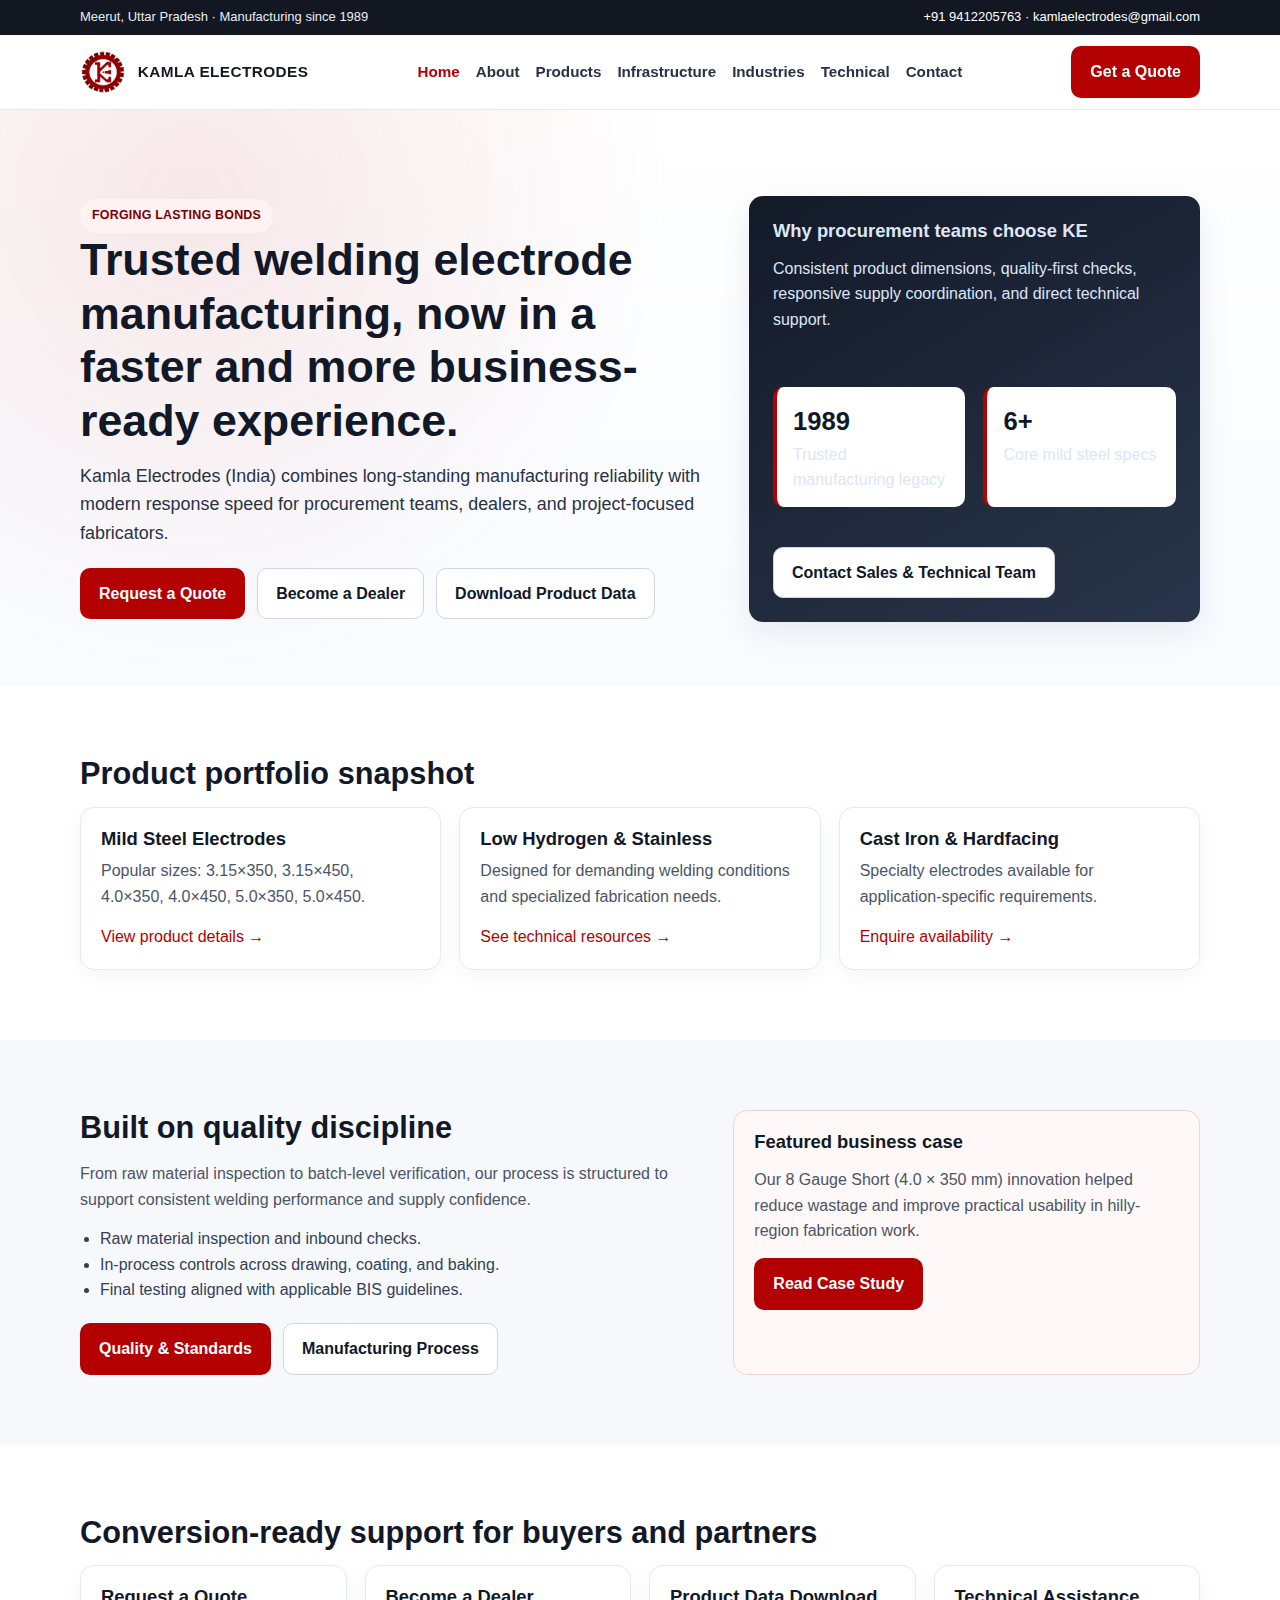
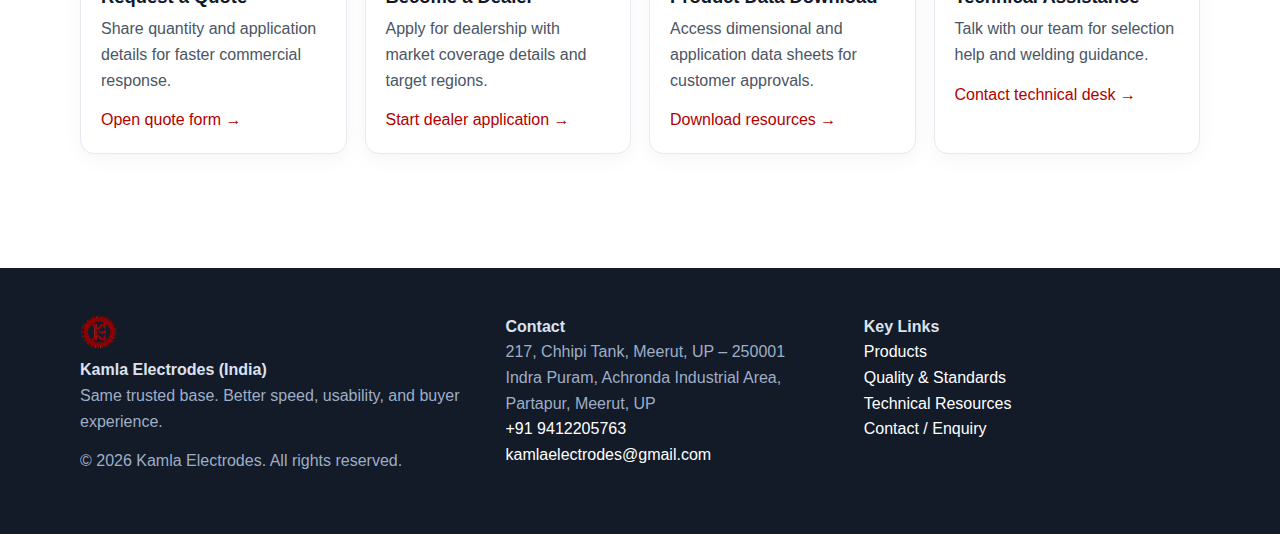
<file: index.html>
<!doctype html>
<html lang="en">
<head>
  <meta charset="utf-8">
  <meta name="viewport" content="width=device-width, initial-scale=1">
  <title>Kamla Electrodes | Trusted Welding Electrode Manufacturer Since 1989</title>
  <meta name="description" content="Kamla Electrodes (India) manufactures reliable welding electrodes for fabrication, infrastructure, and industrial projects. Request a quote or dealer onboarding.">
  <link rel="canonical" href="https://kamlaelectrodes.com/">
  <link rel="icon" href="logo-gear.png">
  <meta property="og:type" content="website">
  <meta property="og:title" content="Kamla Electrodes | Forging Lasting Bonds">
  <meta property="og:description" content="Decades of welding electrode manufacturing credibility. Fast response for quotations, technical guidance, and dealership queries.">
  <meta property="og:url" content="https://kamlaelectrodes.com/">
  <meta property="og:image" content="https://kamlaelectrodes.com/logo-lockup.png">
  <meta name="twitter:card" content="summary_large_image">
  <link rel="stylesheet" href="style.css?v=3">
  <script type="application/ld+json">
  {
    "@context": "https://schema.org",
    "@type": "Organization",
    "name": "Kamla Electrodes (India)",
    "url": "https://kamlaelectrodes.com",
    "logo": "https://kamlaelectrodes.com/logo-lockup.png",
    "email": "kamlaelectrodes@gmail.com",
    "telephone": "+91-9412205763",
    "address": {
      "@type": "PostalAddress",
      "streetAddress": "217, Chhipi Tank",
      "addressLocality": "Meerut",
      "addressRegion": "UP",
      "postalCode": "250001",
      "addressCountry": "IN"
    }
  }
  </script>
</head>
<body>

<div class="topbar">
  <div class="container">
    <div>Meerut, Uttar Pradesh · Manufacturing since 1989</div>
    <div><a href="tel:+919412205763">+91 9412205763</a> · <a href="mailto:kamlaelectrodes@gmail.com">kamlaelectrodes@gmail.com</a></div>
  </div>
</div>

<header>
  <div class="container">
    <nav>
      <a href="index.html" class="brand-link">
        <img src="logo-gear.png" alt="Kamla Electrodes logo">
        <span class="brand">KAMLA ELECTRODES</span>
      </a>
      <button class="nav-toggle" aria-expanded="false">Menu</button>
      <ul>
        <li><a href="index.html">Home</a></li>
        <li><a href="about.html">About</a></li>
        <li><a href="products.html">Products</a></li>
        <li><a href="infrastructure.html">Infrastructure</a></li>
        <li><a href="industries-served.html">Industries</a></li>
        <li><a href="technical-resources.html">Technical</a></li>
        <li><a href="contact.html">Contact</a></li>
      </ul>
      <div class="nav-actions">
        <a href="get-a-quote.html" class="button button-primary">Get a Quote</a>
      </div>
    </nav>
  </div>
</header>

<section class="hero">
  <div class="container hero-grid">
    <div>
      <span class="badge">Forging Lasting Bonds</span>
      <h1>Trusted welding electrode manufacturing, now in a faster and more business-ready experience.</h1>
      <p class="lead">Kamla Electrodes (India) combines long-standing manufacturing reliability with modern response speed for procurement teams, dealers, and project-focused fabricators.</p>
      <div class="cta-row">
        <a class="button button-primary" href="get-a-quote.html">Request a Quote</a>
        <a class="button button-secondary" href="become-a-dealer.html">Become a Dealer</a>
        <a class="button button-secondary" href="download-product-data.html">Download Product Data</a>
      </div>
    </div>
    <aside class="hero-panel">
      <h3>Why procurement teams choose KE</h3>
      <p>Consistent product dimensions, quality-first checks, responsive supply coordination, and direct technical support.</p>
      <div class="grid cols-2 section-tight">
        <div class="kpi"><span class="num">1989</span>Trusted manufacturing legacy</div>
        <div class="kpi"><span class="num">6+</span>Core mild steel specs</div>
      </div>
      <a href="contact.html" class="button button-secondary">Contact Sales & Technical Team</a>
    </aside>
  </div>
</section>

<section class="section">
  <div class="container">
    <h2>Product portfolio snapshot</h2>
    <div class="grid cols-3">
      <article class="card">
        <h3>Mild Steel Electrodes</h3>
        <p class="muted">Popular sizes: 3.15×350, 3.15×450, 4.0×350, 4.0×450, 5.0×350, 5.0×450.</p>
        <a href="products.html">View product details →</a>
      </article>
      <article class="card">
        <h3>Low Hydrogen & Stainless</h3>
        <p class="muted">Designed for demanding welding conditions and specialized fabrication needs.</p>
        <a href="technical-resources.html">See technical resources →</a>
      </article>
      <article class="card">
        <h3>Cast Iron & Hardfacing</h3>
        <p class="muted">Specialty electrodes available for application-specific requirements.</p>
        <a href="get-a-quote.html">Enquire availability →</a>
      </article>
    </div>
  </div>
</section>

<section class="section alt">
  <div class="container split">
    <div>
      <h2>Built on quality discipline</h2>
      <p class="muted">From raw material inspection to batch-level verification, our process is structured to support consistent welding performance and supply confidence.</p>
      <ul class="list-clean">
        <li>Raw material inspection and inbound checks.</li>
        <li>In-process controls across drawing, coating, and baking.</li>
        <li>Final testing aligned with applicable BIS guidelines.</li>
      </ul>
      <div class="cta-row">
        <a class="button button-primary" href="quality-standards.html">Quality & Standards</a>
        <a class="button button-secondary" href="process.html">Manufacturing Process</a>
      </div>
    </div>
    <div class="callout">
      <h3>Featured business case</h3>
      <p class="muted">Our 8 Gauge Short (4.0 × 350 mm) innovation helped reduce wastage and improve practical usability in hilly-region fabrication work.</p>
      <a href="case-study.html" class="button button-primary">Read Case Study</a>
    </div>
  </div>
</section>

<section class="section">
  <div class="container">
    <h2>Conversion-ready support for buyers and partners</h2>
    <div class="grid cols-4">
      <article class="card"><h3>Request a Quote</h3><p class="muted">Share quantity and application details for faster commercial response.</p><a href="get-a-quote.html">Open quote form →</a></article>
      <article class="card"><h3>Become a Dealer</h3><p class="muted">Apply for dealership with market coverage details and target regions.</p><a href="become-a-dealer.html">Start dealer application →</a></article>
      <article class="card"><h3>Product Data Download</h3><p class="muted">Access dimensional and application data sheets for customer approvals.</p><a href="download-product-data.html">Download resources →</a></article>
      <article class="card"><h3>Technical Assistance</h3><p class="muted">Talk with our team for selection help and welding guidance.</p><a href="contact.html">Contact technical desk →</a></article>
    </div>
  </div>
</section>

<footer>
  <div class="container cols">
    <div>
      <img src="logo-gear.png" alt="Kamla Electrodes icon" style="height:36px">
      <p><strong>Kamla Electrodes (India)</strong><br><span class="muted">Same trusted base. Better speed, usability, and buyer experience.</span></p>
      <p class="muted">© 2026 Kamla Electrodes. All rights reserved.</p>
    </div>
    <div>
      <strong>Contact</strong>
      <p class="muted">217, Chhipi Tank, Meerut, UP – 250001<br>Indra Puram, Achronda Industrial Area, Partapur, Meerut, UP<br><a href="tel:+919412205763">+91 9412205763</a><br><a href="mailto:kamlaelectrodes@gmail.com">kamlaelectrodes@gmail.com</a></p>
    </div>
    <div>
      <strong>Key Links</strong>
      <p><a href="products.html">Products</a><br><a href="quality-standards.html">Quality & Standards</a><br><a href="technical-resources.html">Technical Resources</a><br><a href="contact.html">Contact / Enquiry</a></p>
    </div>
  </div>
</footer>

<script src="app.js?v=3"></script>
</body>
</html>
</file>
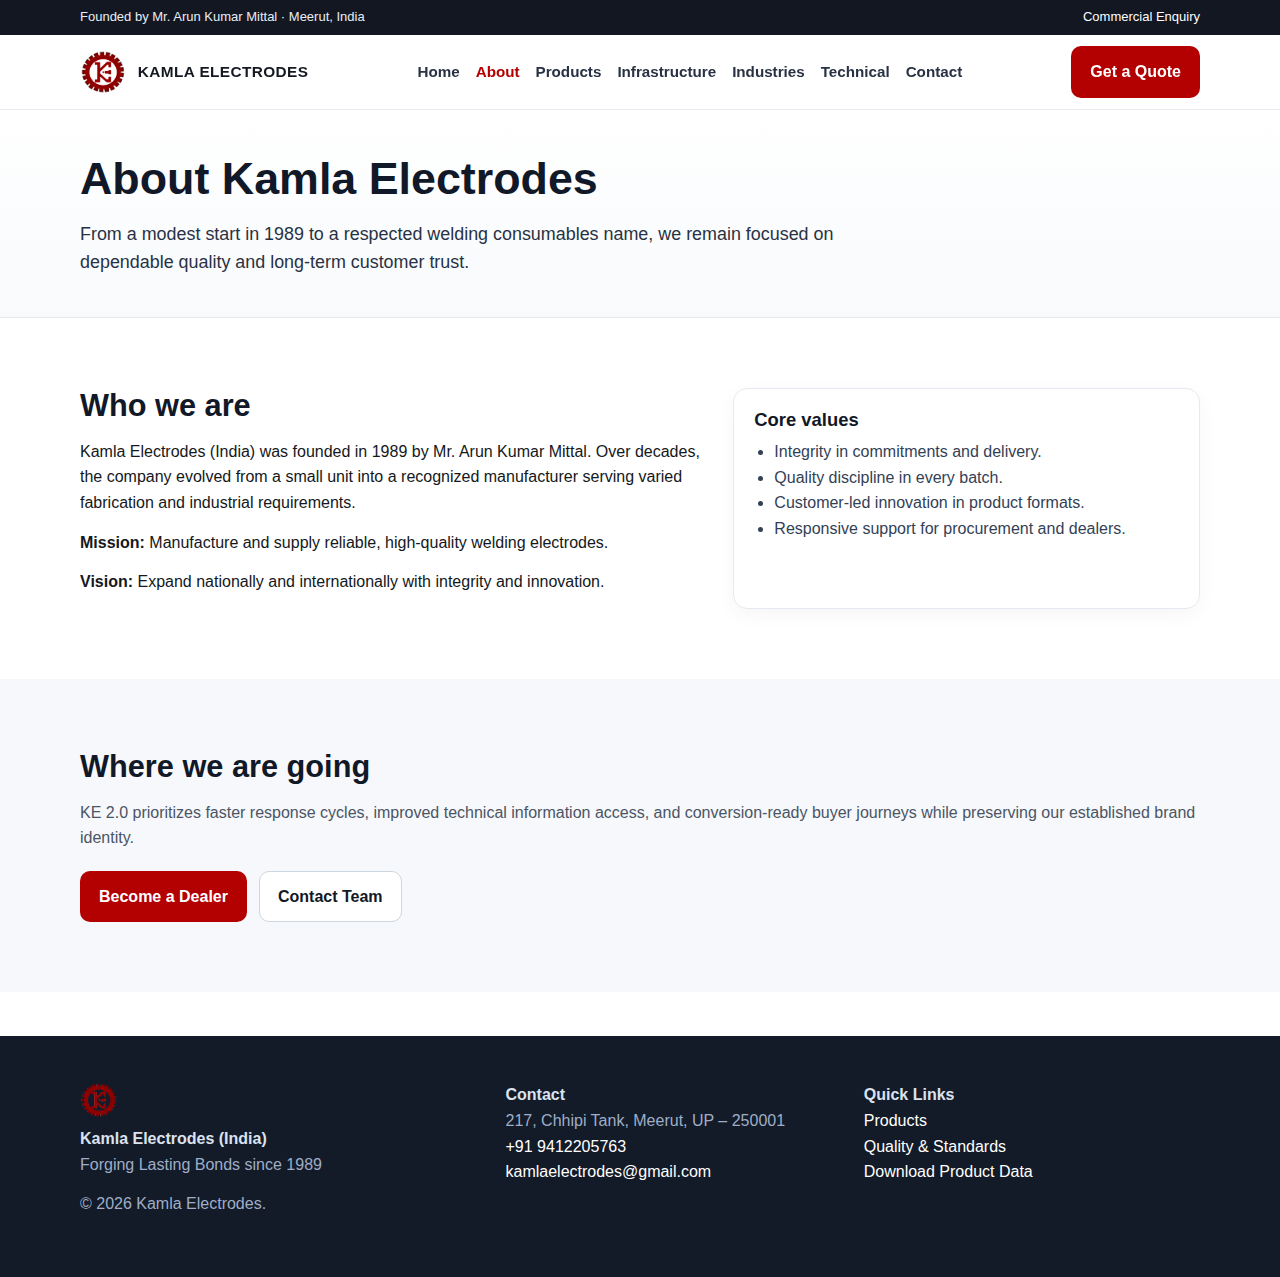
<file: about.html>
<!doctype html><html lang="en"><head>
<meta charset="utf-8"><meta name="viewport" content="width=device-width, initial-scale=1">
<title>About Kamla Electrodes | Legacy, Mission & Growth</title>
<meta name="description" content="Learn about Kamla Electrodes (India), founded in 1989 in Meerut, with decades of welding electrode manufacturing focus.">
<link rel="canonical" href="https://kamlaelectrodes.com/about.html">
<meta property="og:title" content="About Kamla Electrodes">
<meta property="og:description" content="Manufacturing legacy since 1989 with quality-first values.">
<meta property="og:url" content="https://kamlaelectrodes.com/about.html">
<meta property="og:image" content="https://kamlaelectrodes.com/logo-lockup.png">
<link rel="stylesheet" href="style.css?v=3"></head><body>
<div class="topbar"><div class="container"><div>Founded by Mr. Arun Kumar Mittal · Meerut, India</div><div><a href="get-a-quote.html">Commercial Enquiry</a></div></div></div>
<header><div class="container"><nav><a href="index.html" class="brand-link"><img src="logo-gear.png" alt="Kamla logo"><span class="brand">KAMLA ELECTRODES</span></a><button class="nav-toggle" aria-expanded="false">Menu</button><ul><li><a href="index.html">Home</a></li><li><a href="about.html">About</a></li><li><a href="products.html">Products</a></li><li><a href="infrastructure.html">Infrastructure</a></li><li><a href="industries-served.html">Industries</a></li><li><a href="technical-resources.html">Technical</a></li><li><a href="contact.html">Contact</a></li></ul><div class="nav-actions"><a class="button button-primary" href="get-a-quote.html">Get a Quote</a></div></nav></div></header>
<section class="page-header"><div class="container"><h1>About Kamla Electrodes</h1><p class="lead">From a modest start in 1989 to a respected welding consumables name, we remain focused on dependable quality and long-term customer trust.</p></div></section>
<section class="section"><div class="container split"><div><h2>Who we are</h2><p>Kamla Electrodes (India) was founded in 1989 by Mr. Arun Kumar Mittal. Over decades, the company evolved from a small unit into a recognized manufacturer serving varied fabrication and industrial requirements.</p><p><strong>Mission:</strong> Manufacture and supply reliable, high-quality welding electrodes.</p><p><strong>Vision:</strong> Expand nationally and internationally with integrity and innovation.</p></div><div class="card"><h3>Core values</h3><ul class="list-clean"><li>Integrity in commitments and delivery.</li><li>Quality discipline in every batch.</li><li>Customer-led innovation in product formats.</li><li>Responsive support for procurement and dealers.</li></ul></div></div></section>
<section class="section alt"><div class="container"><h2>Where we are going</h2><p class="muted">KE 2.0 prioritizes faster response cycles, improved technical information access, and conversion-ready buyer journeys while preserving our established brand identity.</p><div class="cta-row"><a class="button button-primary" href="become-a-dealer.html">Become a Dealer</a><a class="button button-secondary" href="contact.html">Contact Team</a></div></div></section>
<footer><div class="container cols"><div><img src="logo-gear.png" alt="" style="height:36px"><p><strong>Kamla Electrodes (India)</strong><br><span class="muted">Forging Lasting Bonds since 1989</span></p><p class="muted">© 2026 Kamla Electrodes.</p></div><div><strong>Contact</strong><p class="muted">217, Chhipi Tank, Meerut, UP – 250001<br><a href="tel:+919412205763">+91 9412205763</a><br><a href="mailto:kamlaelectrodes@gmail.com">kamlaelectrodes@gmail.com</a></p></div><div><strong>Quick Links</strong><p><a href="products.html">Products</a><br><a href="quality-standards.html">Quality & Standards</a><br><a href="download-product-data.html">Download Product Data</a></p></div></div></footer>
<script src="app.js?v=3"></script></body></html>
</file>
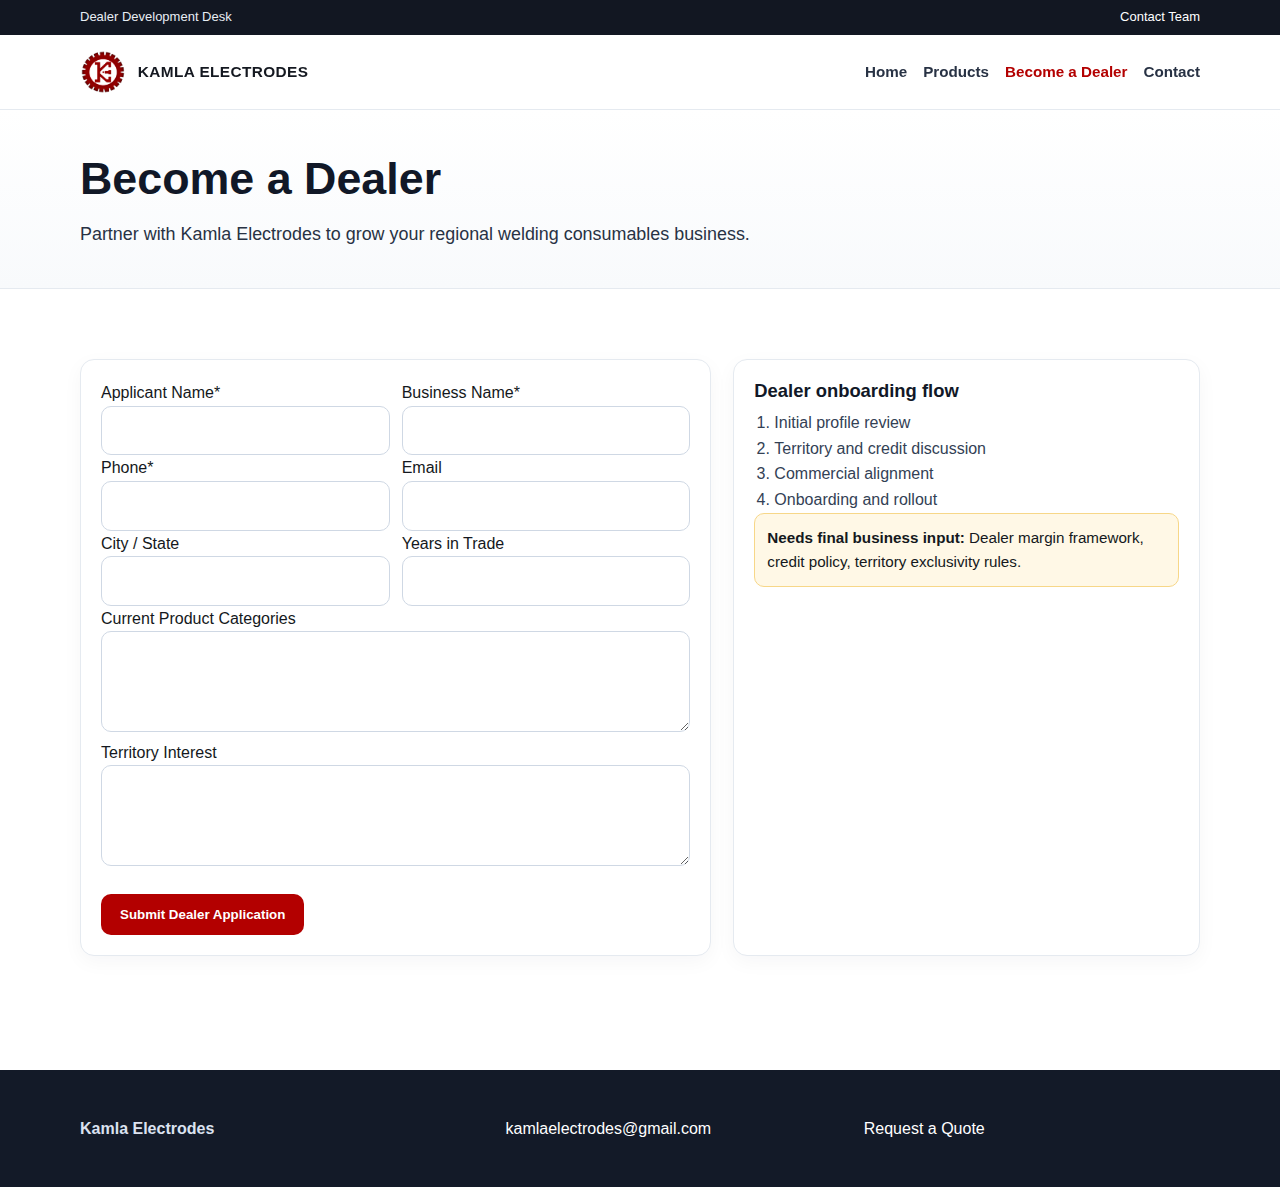
<file: become-a-dealer.html>
<!doctype html><html lang="en"><head><meta charset="utf-8"><meta name="viewport" content="width=device-width, initial-scale=1"><title>Become a Dealer | Kamla Electrodes</title><meta name="description" content="Apply to become a Kamla Electrodes dealer and share your market presence, territory, and distribution details."><link rel="canonical" href="https://kamlaelectrodes.com/become-a-dealer.html"><meta property="og:title" content="Become a Dealer | Kamla Electrodes"><meta property="og:description" content="Dealer onboarding for regional growth."><meta property="og:url" content="https://kamlaelectrodes.com/become-a-dealer.html"><link rel="stylesheet" href="style.css?v=3"></head><body><div class="topbar"><div class="container"><div>Dealer Development Desk</div><div><a href="contact.html">Contact Team</a></div></div></div><header><div class="container"><nav><a href="index.html" class="brand-link"><img src="logo-gear.png" alt=""><span class="brand">KAMLA ELECTRODES</span></a><button class="nav-toggle" aria-expanded="false">Menu</button><ul><li><a href="index.html">Home</a></li><li><a href="products.html">Products</a></li><li><a href="become-a-dealer.html">Become a Dealer</a></li><li><a href="contact.html">Contact</a></li></ul></nav></div></header><section class="page-header"><div class="container"><h1>Become a Dealer</h1><p class="lead">Partner with Kamla Electrodes to grow your regional welding consumables business.</p></div></section><section class="section"><div class="container split"><form class="card" action="https://api.web3forms.com/submit" method="POST"><input type="hidden" name="access_key" value="0f61cd3c-0bf4-4020-ad7b-5a9b48418d4e"><input type="hidden" name="subject" value="Dealer application via KamlaElectrodes.com"><input type="hidden" name="redirect" value="/thank-you.html"><div class="form-grid"><label>Applicant Name*<input name="name" required></label><label>Business Name*<input name="company" required></label></div><div class="form-grid"><label>Phone*<input name="phone" required></label><label>Email<input type="email" name="email"></label></div><div class="form-grid"><label>City / State<input name="location"></label><label>Years in Trade<input name="years"></label></div><div><label>Current Product Categories<textarea name="current_lines" rows="3"></textarea></label></div><div><label>Territory Interest<textarea name="territory" rows="3"></textarea></label></div><div class="cta-row"><button class="button button-primary" type="submit">Submit Dealer Application</button></div></form><aside class="card"><h3>Dealer onboarding flow</h3><ol class="list-clean"><li>Initial profile review</li><li>Territory and credit discussion</li><li>Commercial alignment</li><li>Onboarding and rollout</li></ol><p class="notice"><strong>Needs final business input:</strong> Dealer margin framework, credit policy, territory exclusivity rules.</p></aside></div></section><footer><div class="container cols"><div><strong>Kamla Electrodes</strong></div><div><a href="mailto:kamlaelectrodes@gmail.com">kamlaelectrodes@gmail.com</a></div><div><a href="get-a-quote.html">Request a Quote</a></div></div></footer><script src="app.js?v=3"></script></body></html>
</file>
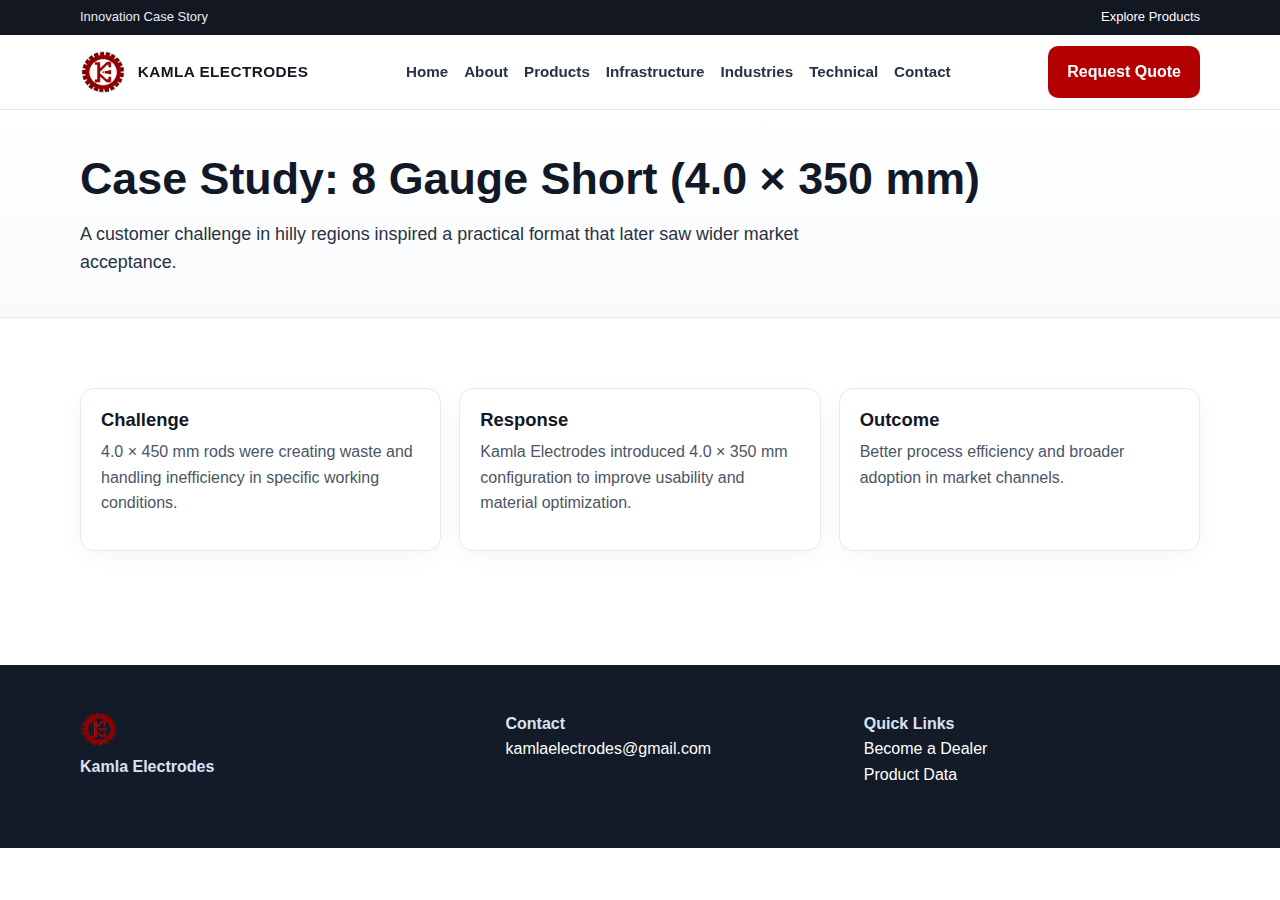
<file: case-study.html>
<!doctype html><html lang="en"><head><meta charset="utf-8"><meta name="viewport" content="width=device-width, initial-scale=1"><title>Case Study | 8 Gauge Short Innovation</title><meta name="description" content="How Kamla Electrodes developed 8 Gauge Short (4.0×350 mm) to solve practical fabrication issues."><link rel="canonical" href="https://kamlaelectrodes.com/case-study.html"><meta property="og:title" content="Case Study | Kamla Electrodes"><meta property="og:description" content="Customer-led product adaptation that improved efficiency and reduced waste."><meta property="og:url" content="https://kamlaelectrodes.com/case-study.html"><link rel="stylesheet" href="style.css?v=3"></head><body><div class="topbar"><div class="container"><div>Innovation Case Story</div><div><a href="products.html">Explore Products</a></div></div></div><header><div class="container"><nav><a href="index.html" class="brand-link"><img src="logo-gear.png" alt=""><span class="brand">KAMLA ELECTRODES</span></a><button class="nav-toggle" aria-expanded="false">Menu</button><ul><li><a href="index.html">Home</a></li><li><a href="about.html">About</a></li><li><a href="products.html">Products</a></li><li><a href="infrastructure.html">Infrastructure</a></li><li><a href="industries-served.html">Industries</a></li><li><a href="technical-resources.html">Technical</a></li><li><a href="contact.html">Contact</a></li></ul><div class="nav-actions"><a class="button button-primary" href="get-a-quote.html">Request Quote</a></div></nav></div></header><section class="page-header"><div class="container"><h1>Case Study: 8 Gauge Short (4.0 × 350 mm)</h1><p class="lead">A customer challenge in hilly regions inspired a practical format that later saw wider market acceptance.</p></div></section><section class="section"><div class="container grid cols-3"><article class="card"><h3>Challenge</h3><p class="muted">4.0 × 450 mm rods were creating waste and handling inefficiency in specific working conditions.</p></article><article class="card"><h3>Response</h3><p class="muted">Kamla Electrodes introduced 4.0 × 350 mm configuration to improve usability and material optimization.</p></article><article class="card"><h3>Outcome</h3><p class="muted">Better process efficiency and broader adoption in market channels.</p></article></div></section><footer><div class="container cols"><div><img src="logo-gear.png" alt="" style="height:36px"><p><strong>Kamla Electrodes</strong></p></div><div><strong>Contact</strong><p class="muted"><a href="mailto:kamlaelectrodes@gmail.com">kamlaelectrodes@gmail.com</a></p></div><div><strong>Quick Links</strong><p><a href="become-a-dealer.html">Become a Dealer</a><br><a href="download-product-data.html">Product Data</a></p></div></div></footer><script src="app.js?v=3"></script></body></html>
</file>
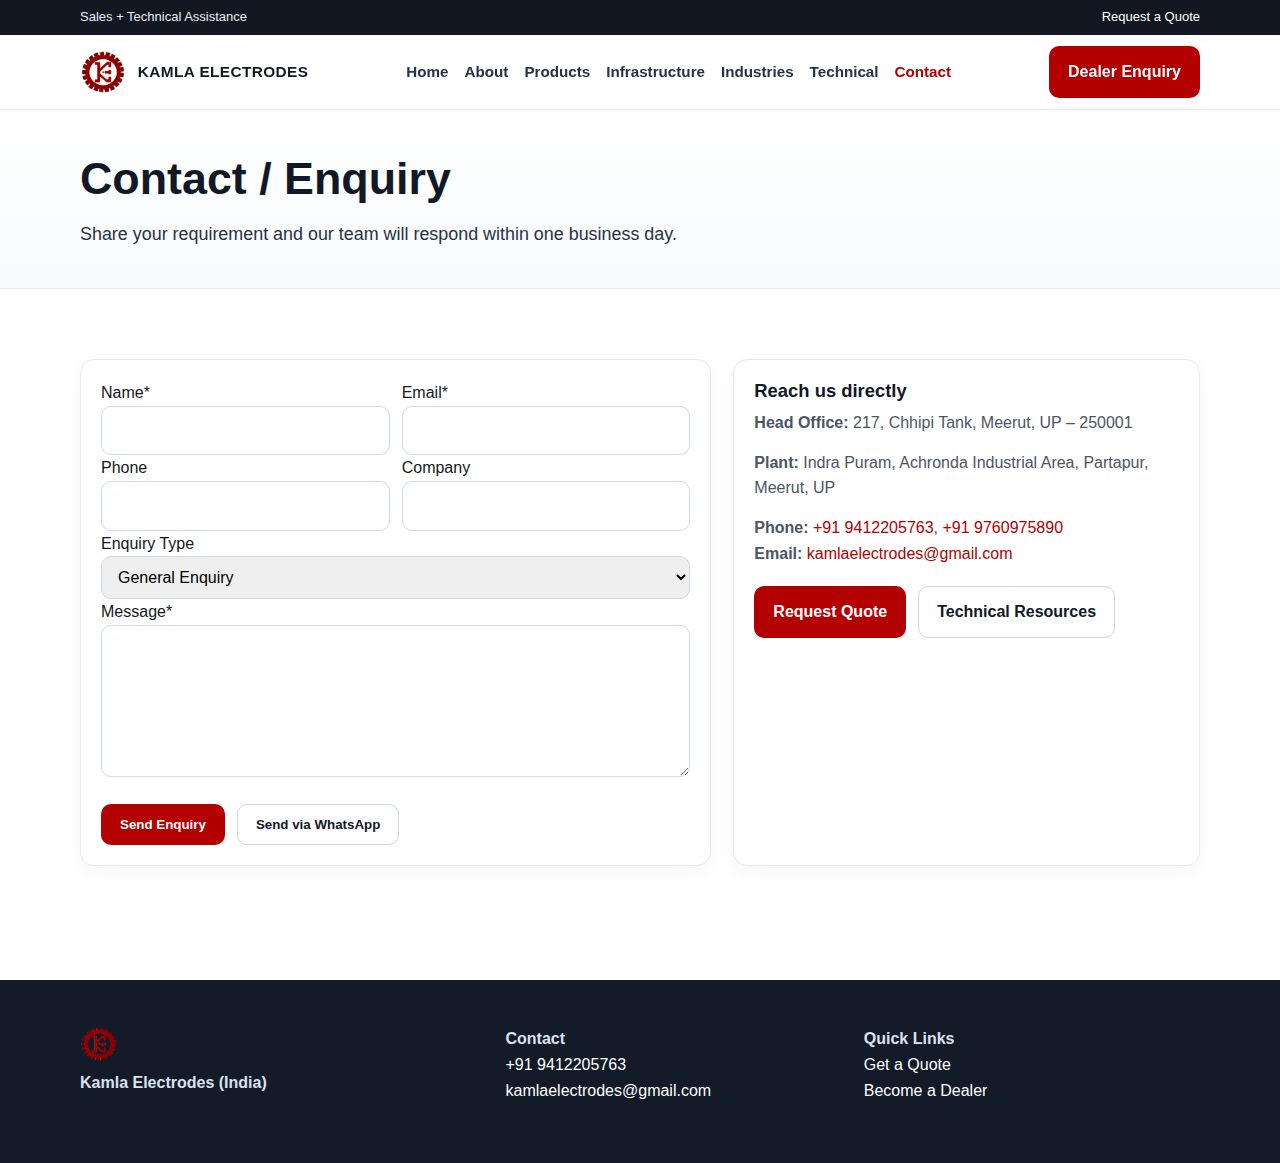
<file: contact.html>
<!doctype html><html lang="en"><head>
<meta charset="utf-8"><meta name="viewport" content="width=device-width, initial-scale=1">
<title>Contact / Enquiry | Kamla Electrodes</title>
<meta name="description" content="Contact Kamla Electrodes sales and technical teams for enquiries, quote support, and dealer opportunities.">
<link rel="canonical" href="https://kamlaelectrodes.com/contact.html">
<meta property="og:title" content="Contact Kamla Electrodes">
<meta property="og:description" content="Sales and technical assistance for welding electrode enquiries.">
<meta property="og:url" content="https://kamlaelectrodes.com/contact.html">
<meta property="og:image" content="https://kamlaelectrodes.com/logo-lockup.png">
<link rel="stylesheet" href="style.css?v=3"></head><body>
<div class="topbar"><div class="container"><div>Sales + Technical Assistance</div><div><a href="get-a-quote.html">Request a Quote</a></div></div></div>
<header><div class="container"><nav><a href="index.html" class="brand-link"><img src="logo-gear.png" alt=""><span class="brand">KAMLA ELECTRODES</span></a><button class="nav-toggle" aria-expanded="false">Menu</button><ul><li><a href="index.html">Home</a></li><li><a href="about.html">About</a></li><li><a href="products.html">Products</a></li><li><a href="infrastructure.html">Infrastructure</a></li><li><a href="industries-served.html">Industries</a></li><li><a href="technical-resources.html">Technical</a></li><li><a href="contact.html">Contact</a></li></ul><div class="nav-actions"><a class="button button-primary" href="become-a-dealer.html">Dealer Enquiry</a></div></nav></div></header>
<section class="page-header"><div class="container"><h1>Contact / Enquiry</h1><p class="lead">Share your requirement and our team will respond within one business day.</p></div></section>
<section class="section"><div class="container split"><div>
<form action="https://api.web3forms.com/submit" method="POST" class="card" id="contactForm">
<input type="hidden" name="access_key" value="0f61cd3c-0bf4-4020-ad7b-5a9b48418d4e"><input type="hidden" name="subject" value="New inquiry via KamlaElectrodes.com"><input type="hidden" name="from_name" value="KamlaElectrodes.com"><input type="hidden" name="redirect" value="/thank-you.html"><input type="checkbox" name="botcheck" class="hidden" style="display:none">
<div class="form-grid"><label>Name*<input name="name" required></label><label>Email*<input type="email" name="email" required></label></div>
<div class="form-grid"><label>Phone<input name="phone"></label><label>Company<input name="company"></label></div>
<div><label>Enquiry Type<select name="enquiry_type"><option>General Enquiry</option><option>Request a Quote</option><option>Dealer Application</option><option>Technical Assistance</option></select></label></div>
<div><label>Message*<textarea name="message" rows="5" required></textarea></label></div>
<div class="cta-row"><button class="button button-primary" type="submit">Send Enquiry</button><button type="button" class="button button-secondary" id="waBtn">Send via WhatsApp</button></div>
</form>
</div><aside class="card"><h3>Reach us directly</h3><p class="muted"><strong>Head Office:</strong> 217, Chhipi Tank, Meerut, UP – 250001</p><p class="muted"><strong>Plant:</strong> Indra Puram, Achronda Industrial Area, Partapur, Meerut, UP</p><p class="muted"><strong>Phone:</strong> <a href="tel:+919412205763">+91 9412205763</a>, <a href="tel:+919760975890">+91 9760975890</a><br><strong>Email:</strong> <a href="mailto:kamlaelectrodes@gmail.com">kamlaelectrodes@gmail.com</a></p><div class="cta-row"><a class="button button-primary" href="get-a-quote.html">Request Quote</a><a class="button button-secondary" href="technical-resources.html">Technical Resources</a></div></aside></div></section>
<footer><div class="container cols"><div><img src="logo-gear.png" alt="" style="height:36px"><p><strong>Kamla Electrodes (India)</strong></p></div><div><strong>Contact</strong><p class="muted"><a href="tel:+919412205763">+91 9412205763</a><br><a href="mailto:kamlaelectrodes@gmail.com">kamlaelectrodes@gmail.com</a></p></div><div><strong>Quick Links</strong><p><a href="get-a-quote.html">Get a Quote</a><br><a href="become-a-dealer.html">Become a Dealer</a></p></div></div></footer>
<script src="app.js?v=3"></script>
<script>(function(){const form=document.getElementById('contactForm');const waBtn=document.getElementById('waBtn');if(!form||!waBtn)return;waBtn.addEventListener('click',function(){const name=(form.querySelector('[name="name"]')?.value||'').trim();const email=(form.querySelector('[name="email"]')?.value||'').trim();const company=(form.querySelector('[name="company"]')?.value||'').trim();const phone=(form.querySelector('[name="phone"]')?.value||'').trim();const type=(form.querySelector('[name="enquiry_type"]')?.value||'').trim();const message=(form.querySelector('[name="message"]')?.value||'').trim();const lines=['New inquiry via KamlaElectrodes.com',name?'Name: '+name:'',email?'Email: '+email:'',company?'Company: '+company:'',phone?'Phone: '+phone:'',type?'Type: '+type:'',message?'Message: '+message:''].filter(Boolean).join('\n');window.open('https://wa.me/919412205763?text='+encodeURIComponent(lines),'_blank');});})();</script>
</body></html>
</file>
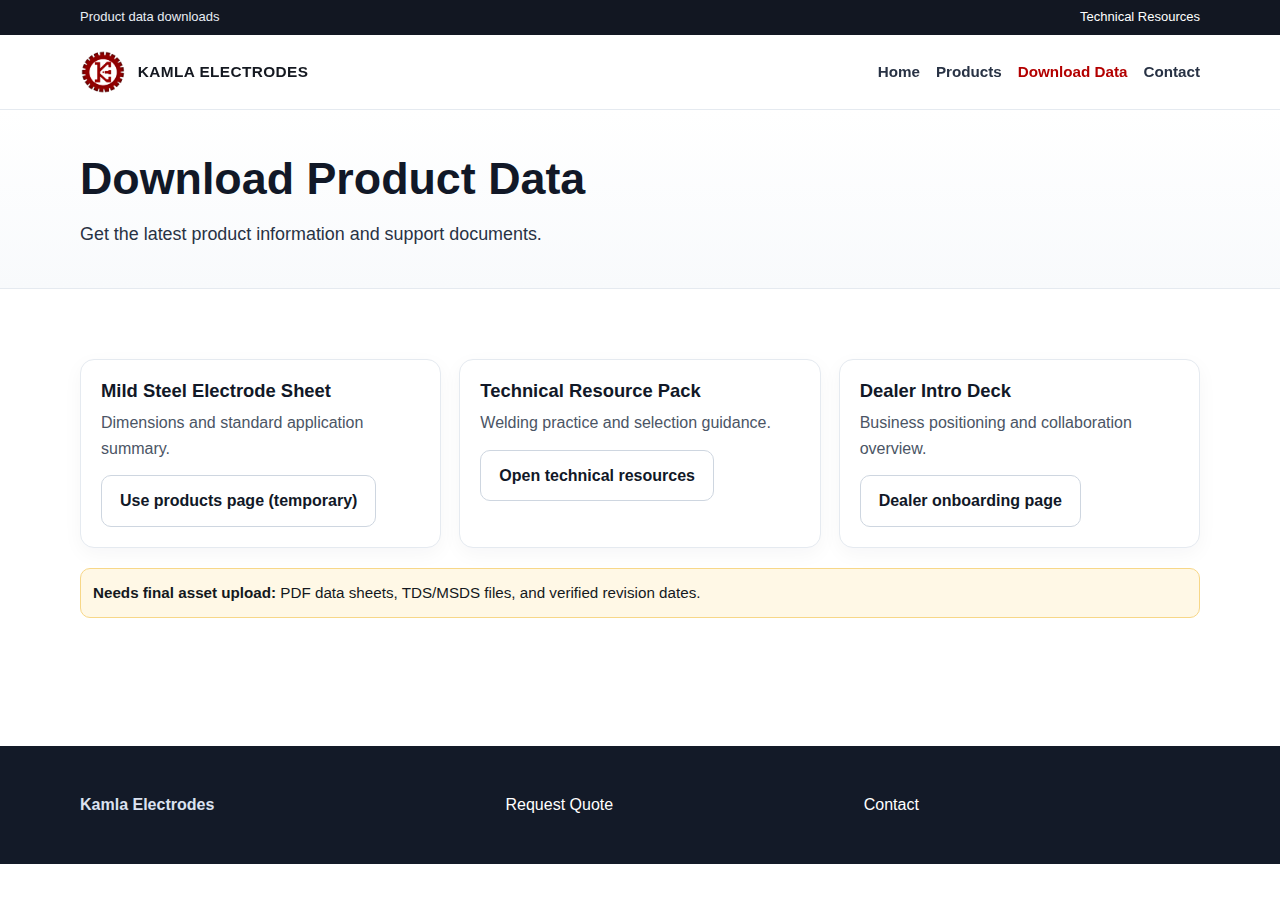
<file: download-product-data.html>
<!doctype html><html lang="en"><head><meta charset="utf-8"><meta name="viewport" content="width=device-width, initial-scale=1"><title>Download Product Data | Kamla Electrodes</title><meta name="description" content="Access product dimensions, application notes, and technical data from Kamla Electrodes."><link rel="canonical" href="https://kamlaelectrodes.com/download-product-data.html"><meta property="og:title" content="Download Product Data | Kamla Electrodes"><meta property="og:description" content="Product sheet and data resources for buyers and dealers."><meta property="og:url" content="https://kamlaelectrodes.com/download-product-data.html"><link rel="stylesheet" href="style.css?v=3"></head><body><div class="topbar"><div class="container"><div>Product data downloads</div><div><a href="technical-resources.html">Technical Resources</a></div></div></div><header><div class="container"><nav><a href="index.html" class="brand-link"><img src="logo-gear.png" alt=""><span class="brand">KAMLA ELECTRODES</span></a><button class="nav-toggle" aria-expanded="false">Menu</button><ul><li><a href="index.html">Home</a></li><li><a href="products.html">Products</a></li><li><a href="download-product-data.html">Download Data</a></li><li><a href="contact.html">Contact</a></li></ul></nav></div></header><section class="page-header"><div class="container"><h1>Download Product Data</h1><p class="lead">Get the latest product information and support documents.</p></div></section><section class="section"><div class="container grid cols-3"><article class="card"><h3>Mild Steel Electrode Sheet</h3><p class="muted">Dimensions and standard application summary.</p><a class="button button-secondary" href="products.html">Use products page (temporary)</a></article><article class="card"><h3>Technical Resource Pack</h3><p class="muted">Welding practice and selection guidance.</p><a class="button button-secondary" href="technical-resources.html">Open technical resources</a></article><article class="card"><h3>Dealer Intro Deck</h3><p class="muted">Business positioning and collaboration overview.</p><a class="button button-secondary" href="become-a-dealer.html">Dealer onboarding page</a></article></div><div class="container" style="margin-top:20px"><p class="notice"><strong>Needs final asset upload:</strong> PDF data sheets, TDS/MSDS files, and verified revision dates.</p></div></section><footer><div class="container cols"><div><strong>Kamla Electrodes</strong></div><div><a href="get-a-quote.html">Request Quote</a></div><div><a href="contact.html">Contact</a></div></div></footer><script src="app.js?v=3"></script></body></html>
</file>
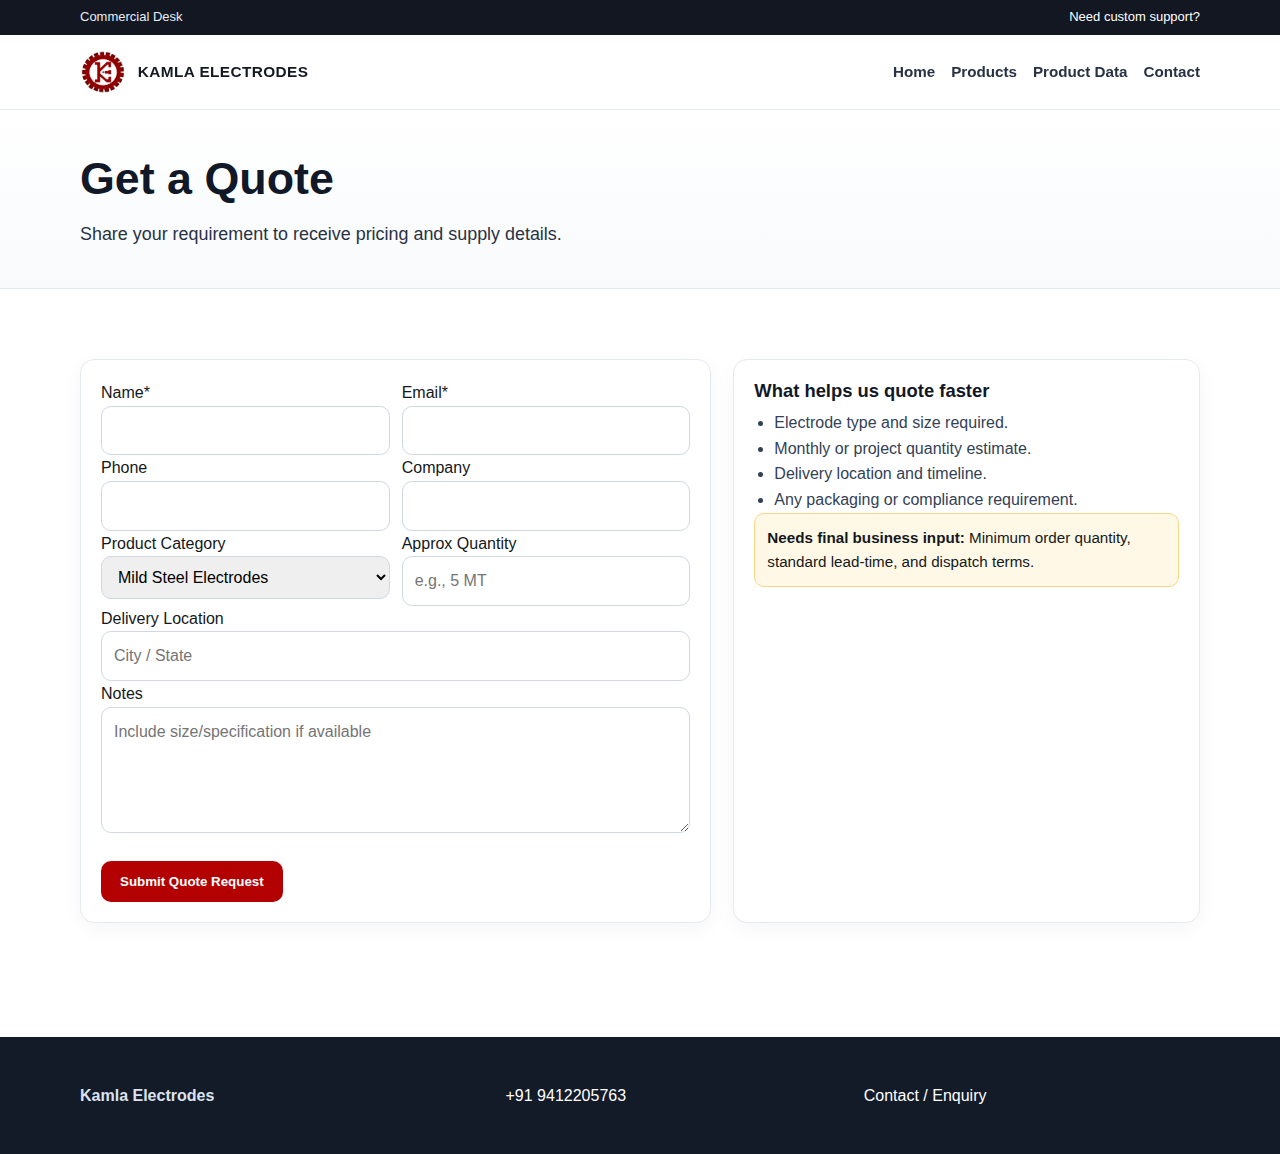
<file: get-a-quote.html>
<!doctype html><html lang="en"><head><meta charset="utf-8"><meta name="viewport" content="width=device-width, initial-scale=1"><title>Get a Quote | Kamla Electrodes</title><meta name="description" content="Submit your quantity, specification, and delivery details to get a welding electrode quote from Kamla Electrodes."><link rel="canonical" href="https://kamlaelectrodes.com/get-a-quote.html"><meta property="og:title" content="Get a Quote | Kamla Electrodes"><meta property="og:description" content="Fast quotation support for welding electrode requirements."><meta property="og:url" content="https://kamlaelectrodes.com/get-a-quote.html"><link rel="stylesheet" href="style.css?v=3"></head><body><div class="topbar"><div class="container"><div>Commercial Desk</div><div><a href="contact.html">Need custom support?</a></div></div></div><header><div class="container"><nav><a href="index.html" class="brand-link"><img src="logo-gear.png" alt=""><span class="brand">KAMLA ELECTRODES</span></a><button class="nav-toggle" aria-expanded="false">Menu</button><ul><li><a href="index.html">Home</a></li><li><a href="products.html">Products</a></li><li><a href="download-product-data.html">Product Data</a></li><li><a href="contact.html">Contact</a></li></ul></nav></div></header><section class="page-header"><div class="container"><h1>Get a Quote</h1><p class="lead">Share your requirement to receive pricing and supply details.</p></div></section><section class="section"><div class="container split"><form class="card" action="https://api.web3forms.com/submit" method="POST"><input type="hidden" name="access_key" value="0f61cd3c-0bf4-4020-ad7b-5a9b48418d4e"><input type="hidden" name="subject" value="Quote request via KamlaElectrodes.com"><input type="hidden" name="redirect" value="/thank-you.html"><div class="form-grid"><label>Name*<input name="name" required></label><label>Email*<input type="email" name="email" required></label></div><div class="form-grid"><label>Phone<input name="phone"></label><label>Company<input name="company"></label></div><div class="form-grid"><label>Product Category<select name="product"><option>Mild Steel Electrodes</option><option>Low Hydrogen</option><option>Stainless Steel</option><option>Cast Iron / Hardfacing</option></select></label><label>Approx Quantity<input name="quantity" placeholder="e.g., 5 MT"></label></div><div><label>Delivery Location<input name="location" placeholder="City / State"></label></div><div><label>Notes<textarea name="message" rows="4" placeholder="Include size/specification if available"></textarea></label></div><div class="cta-row"><button type="submit" class="button button-primary">Submit Quote Request</button></div></form><aside class="card"><h3>What helps us quote faster</h3><ul class="list-clean"><li>Electrode type and size required.</li><li>Monthly or project quantity estimate.</li><li>Delivery location and timeline.</li><li>Any packaging or compliance requirement.</li></ul><p class="notice"><strong>Needs final business input:</strong> Minimum order quantity, standard lead-time, and dispatch terms.</p></aside></div></section><footer><div class="container cols"><div><strong>Kamla Electrodes</strong></div><div><a href="tel:+919412205763">+91 9412205763</a></div><div><a href="contact.html">Contact / Enquiry</a></div></div></footer><script src="app.js?v=3"></script></body></html>
</file>
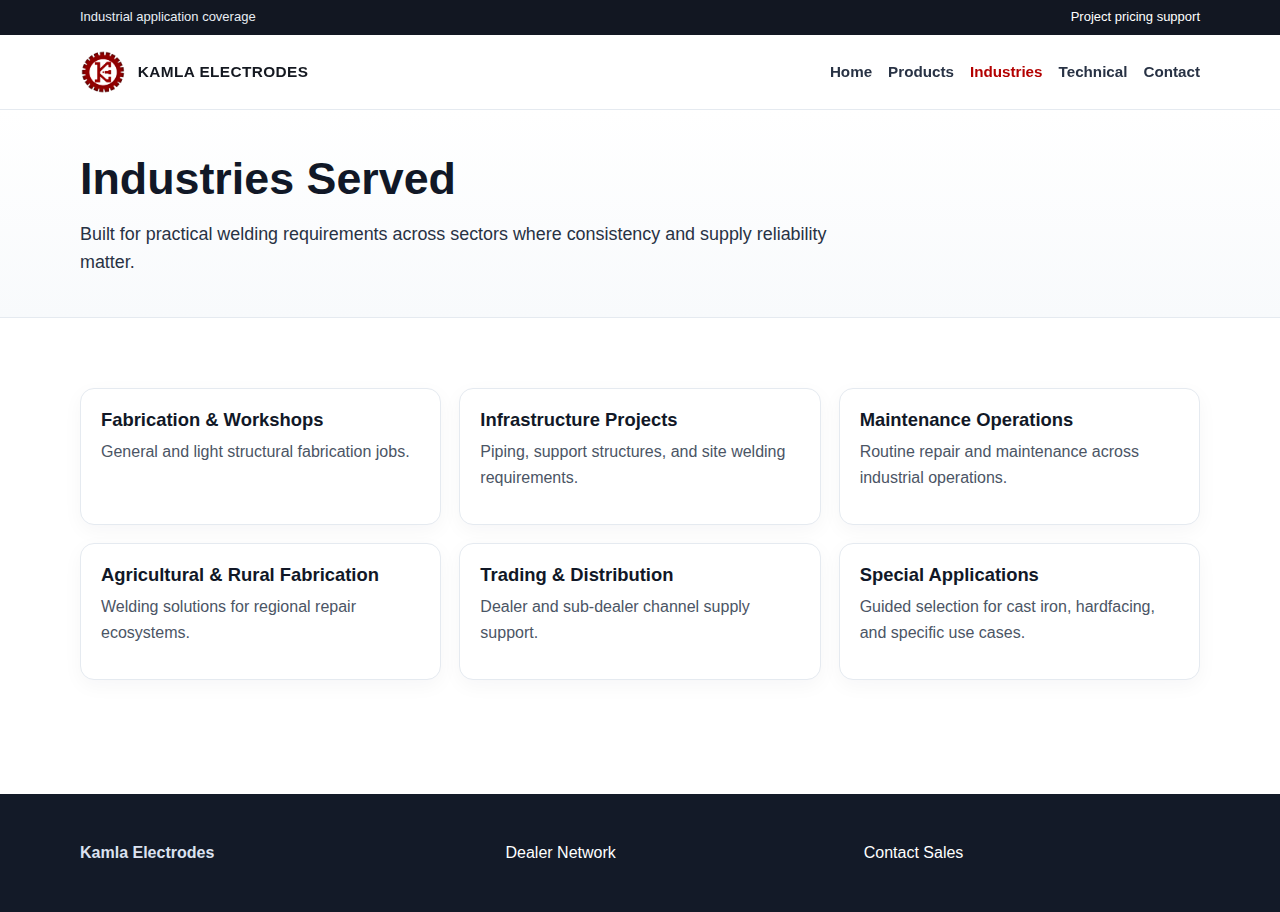
<file: industries-served.html>
<!doctype html><html lang="en"><head><meta charset="utf-8"><meta name="viewport" content="width=device-width, initial-scale=1"><title>Industries Served | Kamla Electrodes</title><meta name="description" content="Industries served by Kamla Electrodes including fabrication, infrastructure, workshops, and maintenance operations."><link rel="canonical" href="https://kamlaelectrodes.com/industries-served.html"><link rel="stylesheet" href="style.css?v=3"></head><body><div class="topbar"><div class="container"><div>Industrial application coverage</div><div><a href="get-a-quote.html">Project pricing support</a></div></div></div><header><div class="container"><nav><a href="index.html" class="brand-link"><img src="logo-gear.png" alt=""><span class="brand">KAMLA ELECTRODES</span></a><button class="nav-toggle" aria-expanded="false">Menu</button><ul><li><a href="index.html">Home</a></li><li><a href="products.html">Products</a></li><li><a href="industries-served.html">Industries</a></li><li><a href="technical-resources.html">Technical</a></li><li><a href="contact.html">Contact</a></li></ul></nav></div></header><section class="page-header"><div class="container"><h1>Industries Served</h1><p class="lead">Built for practical welding requirements across sectors where consistency and supply reliability matter.</p></div></section><section class="section"><div class="container grid cols-3"><article class="card"><h3>Fabrication & Workshops</h3><p class="muted">General and light structural fabrication jobs.</p></article><article class="card"><h3>Infrastructure Projects</h3><p class="muted">Piping, support structures, and site welding requirements.</p></article><article class="card"><h3>Maintenance Operations</h3><p class="muted">Routine repair and maintenance across industrial operations.</p></article><article class="card"><h3>Agricultural & Rural Fabrication</h3><p class="muted">Welding solutions for regional repair ecosystems.</p></article><article class="card"><h3>Trading & Distribution</h3><p class="muted">Dealer and sub-dealer channel supply support.</p></article><article class="card"><h3>Special Applications</h3><p class="muted">Guided selection for cast iron, hardfacing, and specific use cases.</p></article></div></section><footer><div class="container cols"><div><strong>Kamla Electrodes</strong></div><div><a href="become-a-dealer.html">Dealer Network</a></div><div><a href="contact.html">Contact Sales</a></div></div></footer><script src="app.js?v=3"></script></body></html>
</file>
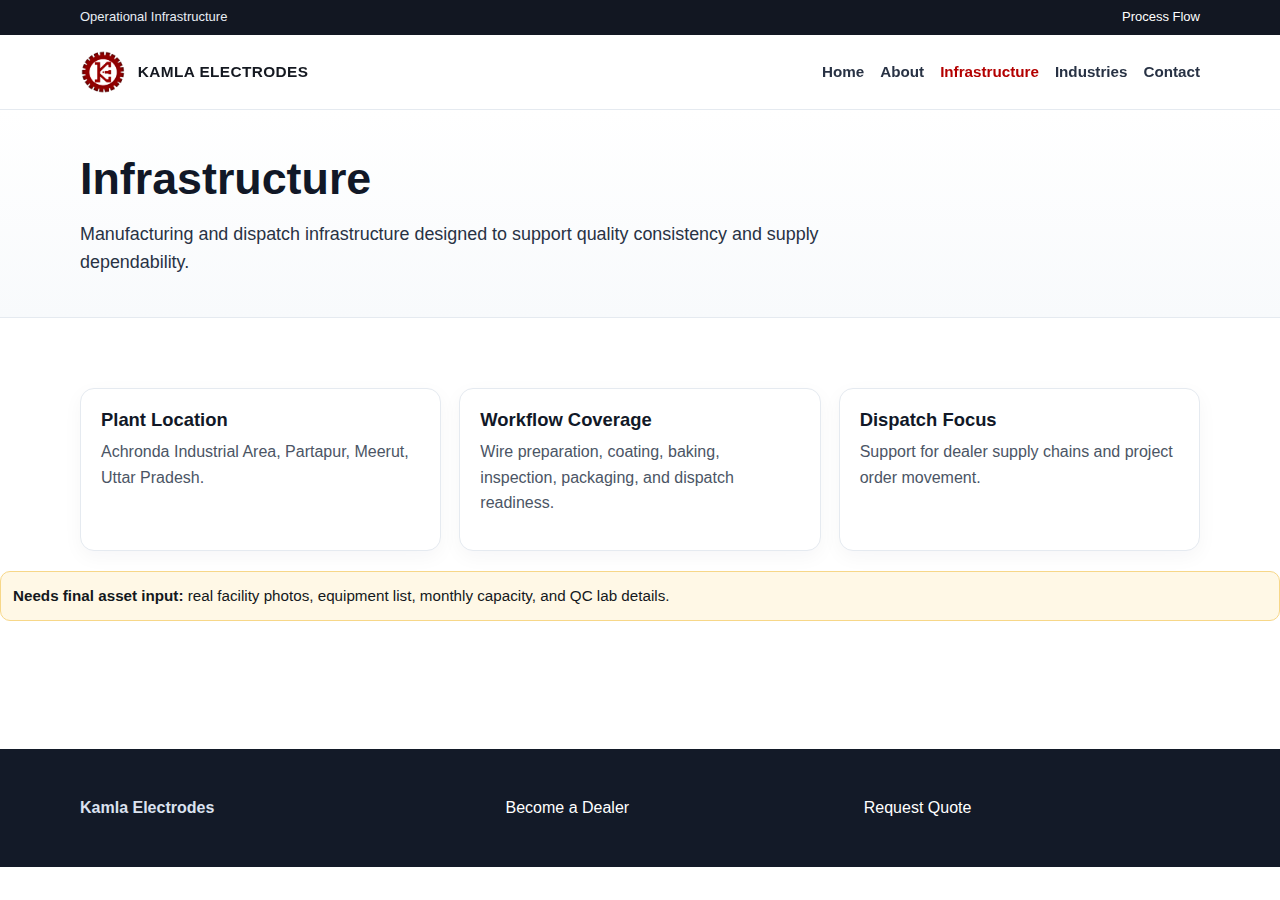
<file: infrastructure.html>
<!doctype html><html lang="en"><head><meta charset="utf-8"><meta name="viewport" content="width=device-width, initial-scale=1"><title>Infrastructure | Kamla Electrodes</title><meta name="description" content="Overview of Kamla Electrodes plant and operational infrastructure."><link rel="canonical" href="https://kamlaelectrodes.com/infrastructure.html"><link rel="stylesheet" href="style.css?v=3"></head><body><div class="topbar"><div class="container"><div>Operational Infrastructure</div><div><a href="process.html">Process Flow</a></div></div></div><header><div class="container"><nav><a href="index.html" class="brand-link"><img src="logo-gear.png" alt=""><span class="brand">KAMLA ELECTRODES</span></a><button class="nav-toggle" aria-expanded="false">Menu</button><ul><li><a href="index.html">Home</a></li><li><a href="about.html">About</a></li><li><a href="infrastructure.html">Infrastructure</a></li><li><a href="industries-served.html">Industries</a></li><li><a href="contact.html">Contact</a></li></ul></nav></div></header><section class="page-header"><div class="container"><h1>Infrastructure</h1><p class="lead">Manufacturing and dispatch infrastructure designed to support quality consistency and supply dependability.</p></div></section><section class="section"><div class="container grid cols-3"><div class="card"><h3>Plant Location</h3><p class="muted">Achronda Industrial Area, Partapur, Meerut, Uttar Pradesh.</p></div><div class="card"><h3>Workflow Coverage</h3><p class="muted">Wire preparation, coating, baking, inspection, packaging, and dispatch readiness.</p></div><div class="card"><h3>Dispatch Focus</h3><p class="muted">Support for dealer supply chains and project order movement.</p></div></div><p class="notice" style="margin-top:20px"><strong>Needs final asset input:</strong> real facility photos, equipment list, monthly capacity, and QC lab details.</p></section><footer><div class="container cols"><div><strong>Kamla Electrodes</strong></div><div><a href="become-a-dealer.html">Become a Dealer</a></div><div><a href="get-a-quote.html">Request Quote</a></div></div></footer><script src="app.js?v=3"></script></body></html>
</file>
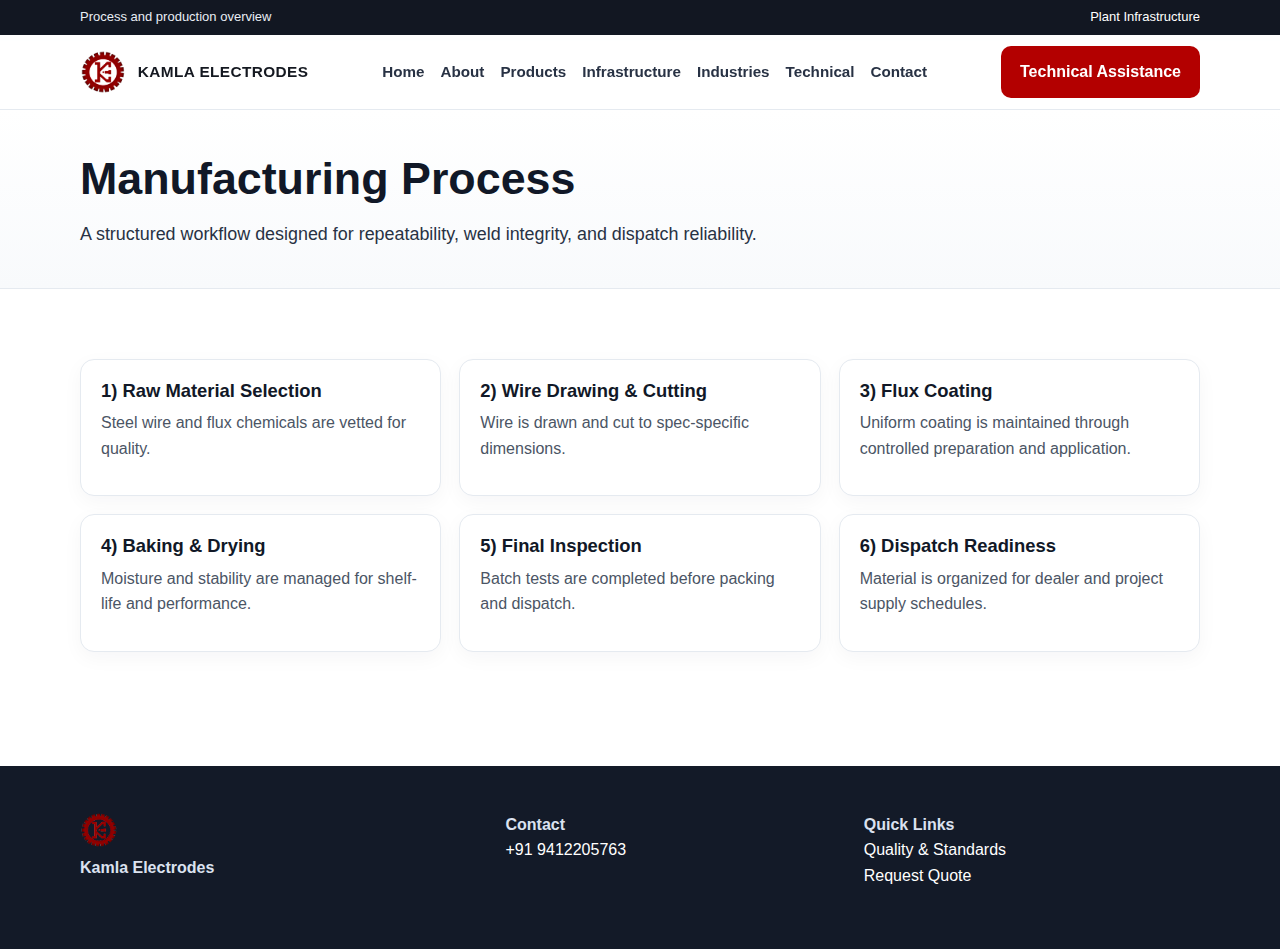
<file: process.html>
<!doctype html><html lang="en"><head><meta charset="utf-8"><meta name="viewport" content="width=device-width, initial-scale=1"><title>Manufacturing Process | Kamla Electrodes</title><meta name="description" content="Overview of Kamla Electrodes manufacturing workflow from raw material selection to final dispatch."><link rel="canonical" href="https://kamlaelectrodes.com/process.html"><meta property="og:title" content="Manufacturing Process | Kamla Electrodes"><meta property="og:description" content="Controlled production stages for quality welding electrodes."><meta property="og:url" content="https://kamlaelectrodes.com/process.html"><link rel="stylesheet" href="style.css?v=3"></head><body><div class="topbar"><div class="container"><div>Process and production overview</div><div><a href="infrastructure.html">Plant Infrastructure</a></div></div></div><header><div class="container"><nav><a href="index.html" class="brand-link"><img src="logo-gear.png" alt=""><span class="brand">KAMLA ELECTRODES</span></a><button class="nav-toggle" aria-expanded="false">Menu</button><ul><li><a href="index.html">Home</a></li><li><a href="about.html">About</a></li><li><a href="products.html">Products</a></li><li><a href="infrastructure.html">Infrastructure</a></li><li><a href="industries-served.html">Industries</a></li><li><a href="technical-resources.html">Technical</a></li><li><a href="contact.html">Contact</a></li></ul><div class="nav-actions"><a class="button button-primary" href="contact.html">Technical Assistance</a></div></nav></div></header><section class="page-header"><div class="container"><h1>Manufacturing Process</h1><p class="lead">A structured workflow designed for repeatability, weld integrity, and dispatch reliability.</p></div></section><section class="section"><div class="container"><div class="grid cols-3"><div class="card"><h3>1) Raw Material Selection</h3><p class="muted">Steel wire and flux chemicals are vetted for quality.</p></div><div class="card"><h3>2) Wire Drawing & Cutting</h3><p class="muted">Wire is drawn and cut to spec-specific dimensions.</p></div><div class="card"><h3>3) Flux Coating</h3><p class="muted">Uniform coating is maintained through controlled preparation and application.</p></div><div class="card"><h3>4) Baking & Drying</h3><p class="muted">Moisture and stability are managed for shelf-life and performance.</p></div><div class="card"><h3>5) Final Inspection</h3><p class="muted">Batch tests are completed before packing and dispatch.</p></div><div class="card"><h3>6) Dispatch Readiness</h3><p class="muted">Material is organized for dealer and project supply schedules.</p></div></div></div></section><footer><div class="container cols"><div><img src="logo-gear.png" alt="" style="height:36px"><p><strong>Kamla Electrodes</strong></p></div><div><strong>Contact</strong><p class="muted"><a href="tel:+919412205763">+91 9412205763</a></p></div><div><strong>Quick Links</strong><p><a href="quality-standards.html">Quality & Standards</a><br><a href="get-a-quote.html">Request Quote</a></p></div></div></footer><script src="app.js?v=3"></script></body></html>
</file>
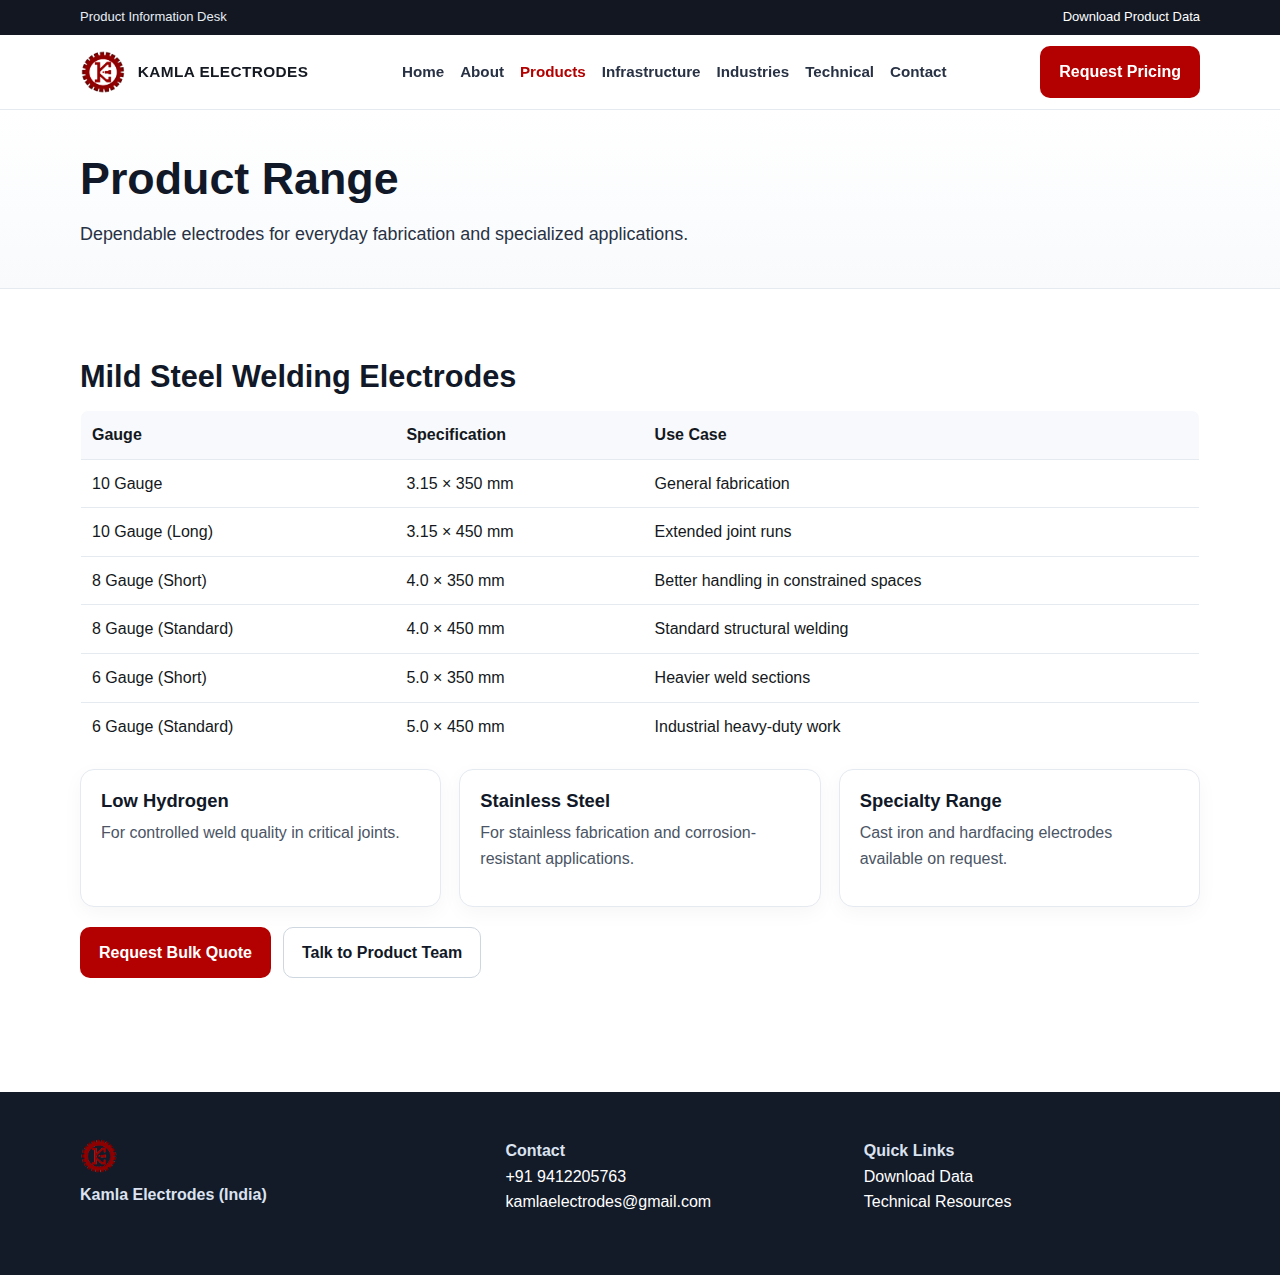
<file: products.html>
<!doctype html><html lang="en"><head><meta charset="utf-8"><meta name="viewport" content="width=device-width, initial-scale=1"><title>Products | Kamla Electrodes</title><meta name="description" content="Explore Kamla Electrodes product range: mild steel, low hydrogen, stainless, cast iron and hardfacing electrodes."><link rel="canonical" href="https://kamlaelectrodes.com/products.html"><meta property="og:title" content="Welding Electrode Products | Kamla Electrodes"><meta property="og:description" content="Specifications and business enquiry pathways for industrial welding electrodes."><meta property="og:url" content="https://kamlaelectrodes.com/products.html"><meta property="og:image" content="https://kamlaelectrodes.com/logo-lockup.png"><link rel="stylesheet" href="style.css?v=3"><script type="application/ld+json">{"@context":"https://schema.org","@type":"Product","name":"Mild Steel Welding Electrodes","brand":{"@type":"Brand","name":"Kamla Electrodes"},"description":"Industrial welding electrodes in multiple gauges and lengths.","category":"Welding Consumables"}</script></head><body>
<div class="topbar"><div class="container"><div>Product Information Desk</div><div><a href="download-product-data.html">Download Product Data</a></div></div></div>
<header><div class="container"><nav><a href="index.html" class="brand-link"><img src="logo-gear.png" alt=""><span class="brand">KAMLA ELECTRODES</span></a><button class="nav-toggle" aria-expanded="false">Menu</button><ul><li><a href="index.html">Home</a></li><li><a href="about.html">About</a></li><li><a href="products.html">Products</a></li><li><a href="infrastructure.html">Infrastructure</a></li><li><a href="industries-served.html">Industries</a></li><li><a href="technical-resources.html">Technical</a></li><li><a href="contact.html">Contact</a></li></ul><div class="nav-actions"><a class="button button-primary" href="get-a-quote.html">Request Pricing</a></div></nav></div></header>
<section class="page-header"><div class="container"><h1>Product Range</h1><p class="lead">Dependable electrodes for everyday fabrication and specialized applications.</p></div></section>
<section class="section"><div class="container"><h2>Mild Steel Welding Electrodes</h2><table><thead><tr><th>Gauge</th><th>Specification</th><th>Use Case</th></tr></thead><tbody><tr><td>10 Gauge</td><td>3.15 × 350 mm</td><td>General fabrication</td></tr><tr><td>10 Gauge (Long)</td><td>3.15 × 450 mm</td><td>Extended joint runs</td></tr><tr><td>8 Gauge (Short)</td><td>4.0 × 350 mm</td><td>Better handling in constrained spaces</td></tr><tr><td>8 Gauge (Standard)</td><td>4.0 × 450 mm</td><td>Standard structural welding</td></tr><tr><td>6 Gauge (Short)</td><td>5.0 × 350 mm</td><td>Heavier weld sections</td></tr><tr><td>6 Gauge (Standard)</td><td>5.0 × 450 mm</td><td>Industrial heavy-duty work</td></tr></tbody></table><div class="grid cols-3" style="margin-top:18px"><div class="card"><h3>Low Hydrogen</h3><p class="muted">For controlled weld quality in critical joints.</p></div><div class="card"><h3>Stainless Steel</h3><p class="muted">For stainless fabrication and corrosion-resistant applications.</p></div><div class="card"><h3>Specialty Range</h3><p class="muted">Cast iron and hardfacing electrodes available on request.</p></div></div><div class="cta-row"><a class="button button-primary" href="get-a-quote.html">Request Bulk Quote</a><a class="button button-secondary" href="contact.html">Talk to Product Team</a></div></div></section>
<footer><div class="container cols"><div><img src="logo-gear.png" alt="" style="height:36px"><p><strong>Kamla Electrodes (India)</strong></p></div><div><strong>Contact</strong><p class="muted"><a href="tel:+919412205763">+91 9412205763</a><br><a href="mailto:kamlaelectrodes@gmail.com">kamlaelectrodes@gmail.com</a></p></div><div><strong>Quick Links</strong><p><a href="download-product-data.html">Download Data</a><br><a href="technical-resources.html">Technical Resources</a></p></div></div></footer><script src="app.js?v=3"></script></body></html>
</file>
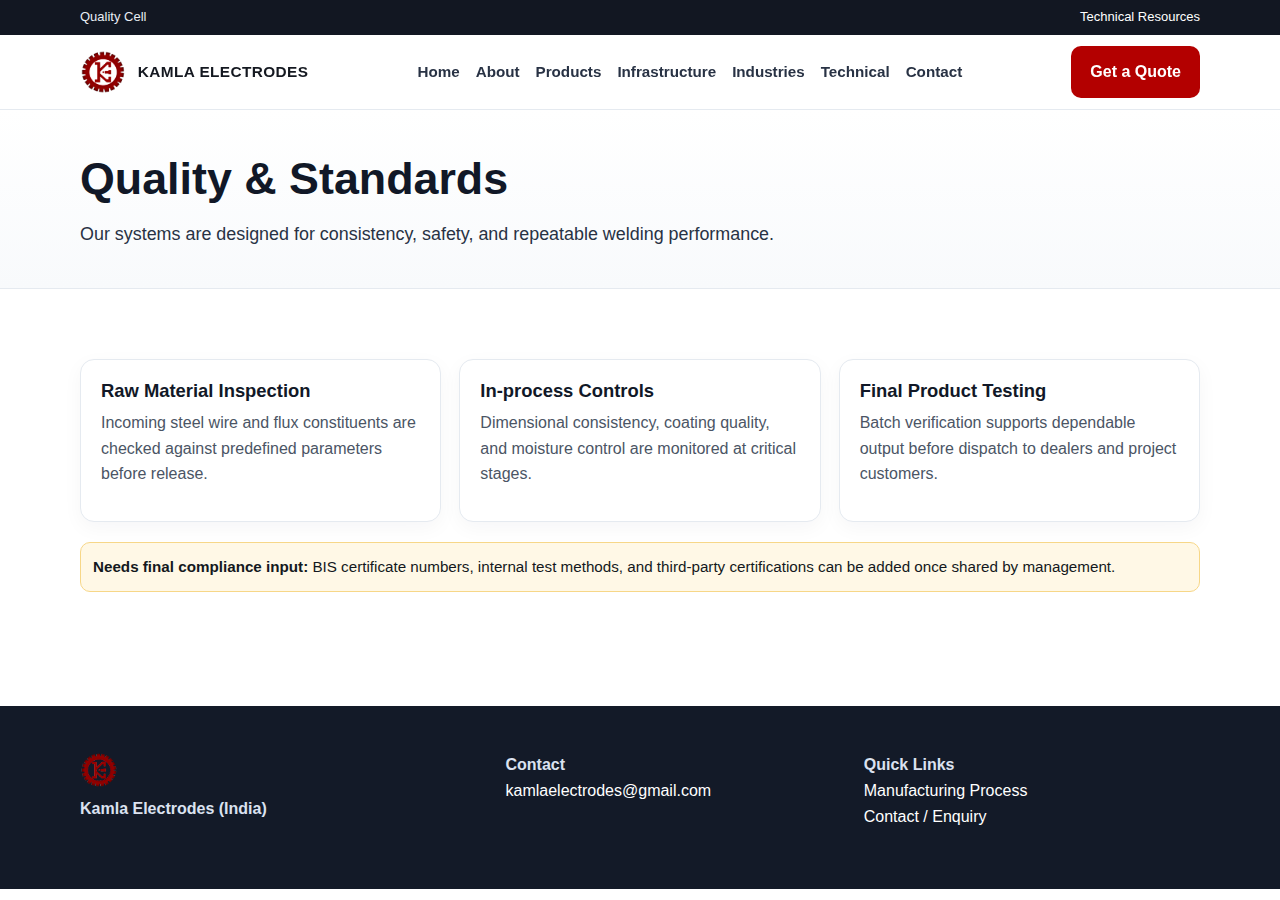
<file: quality-standards.html>
<!doctype html><html lang="en"><head><meta charset="utf-8"><meta name="viewport" content="width=device-width, initial-scale=1"><title>Quality & Standards | Kamla Electrodes</title><meta name="description" content="Kamla Electrodes quality process and compliance approach for reliable welding consumables."><link rel="canonical" href="https://kamlaelectrodes.com/quality-standards.html"><meta property="og:title" content="Quality & Standards | Kamla Electrodes"><meta property="og:description" content="Inspection, in-process controls, and final checks built for dependable performance."><meta property="og:url" content="https://kamlaelectrodes.com/quality-standards.html"><meta property="og:image" content="https://kamlaelectrodes.com/logo-lockup.png"><link rel="stylesheet" href="style.css?v=3"></head><body>
<div class="topbar"><div class="container"><div>Quality Cell</div><div><a href="technical-resources.html">Technical Resources</a></div></div></div>
<header><div class="container"><nav><a href="index.html" class="brand-link"><img src="logo-gear.png" alt=""><span class="brand">KAMLA ELECTRODES</span></a><button class="nav-toggle" aria-expanded="false">Menu</button><ul><li><a href="index.html">Home</a></li><li><a href="about.html">About</a></li><li><a href="products.html">Products</a></li><li><a href="infrastructure.html">Infrastructure</a></li><li><a href="industries-served.html">Industries</a></li><li><a href="technical-resources.html">Technical</a></li><li><a href="contact.html">Contact</a></li></ul><div class="nav-actions"><a href="get-a-quote.html" class="button button-primary">Get a Quote</a></div></nav></div></header>
<section class="page-header"><div class="container"><h1>Quality & Standards</h1><p class="lead">Our systems are designed for consistency, safety, and repeatable welding performance.</p></div></section>
<section class="section"><div class="container grid cols-3"><div class="card"><h3>Raw Material Inspection</h3><p class="muted">Incoming steel wire and flux constituents are checked against predefined parameters before release.</p></div><div class="card"><h3>In-process Controls</h3><p class="muted">Dimensional consistency, coating quality, and moisture control are monitored at critical stages.</p></div><div class="card"><h3>Final Product Testing</h3><p class="muted">Batch verification supports dependable output before dispatch to dealers and project customers.</p></div></div><div class="container" style="margin-top:20px"><div class="notice"><strong>Needs final compliance input:</strong> BIS certificate numbers, internal test methods, and third-party certifications can be added once shared by management.</div></div></section>
<footer><div class="container cols"><div><img src="logo-gear.png" alt="" style="height:36px"><p><strong>Kamla Electrodes (India)</strong></p></div><div><strong>Contact</strong><p class="muted"><a href="mailto:kamlaelectrodes@gmail.com">kamlaelectrodes@gmail.com</a></p></div><div><strong>Quick Links</strong><p><a href="process.html">Manufacturing Process</a><br><a href="contact.html">Contact / Enquiry</a></p></div></div></footer><script src="app.js?v=3"></script></body></html>
</file>
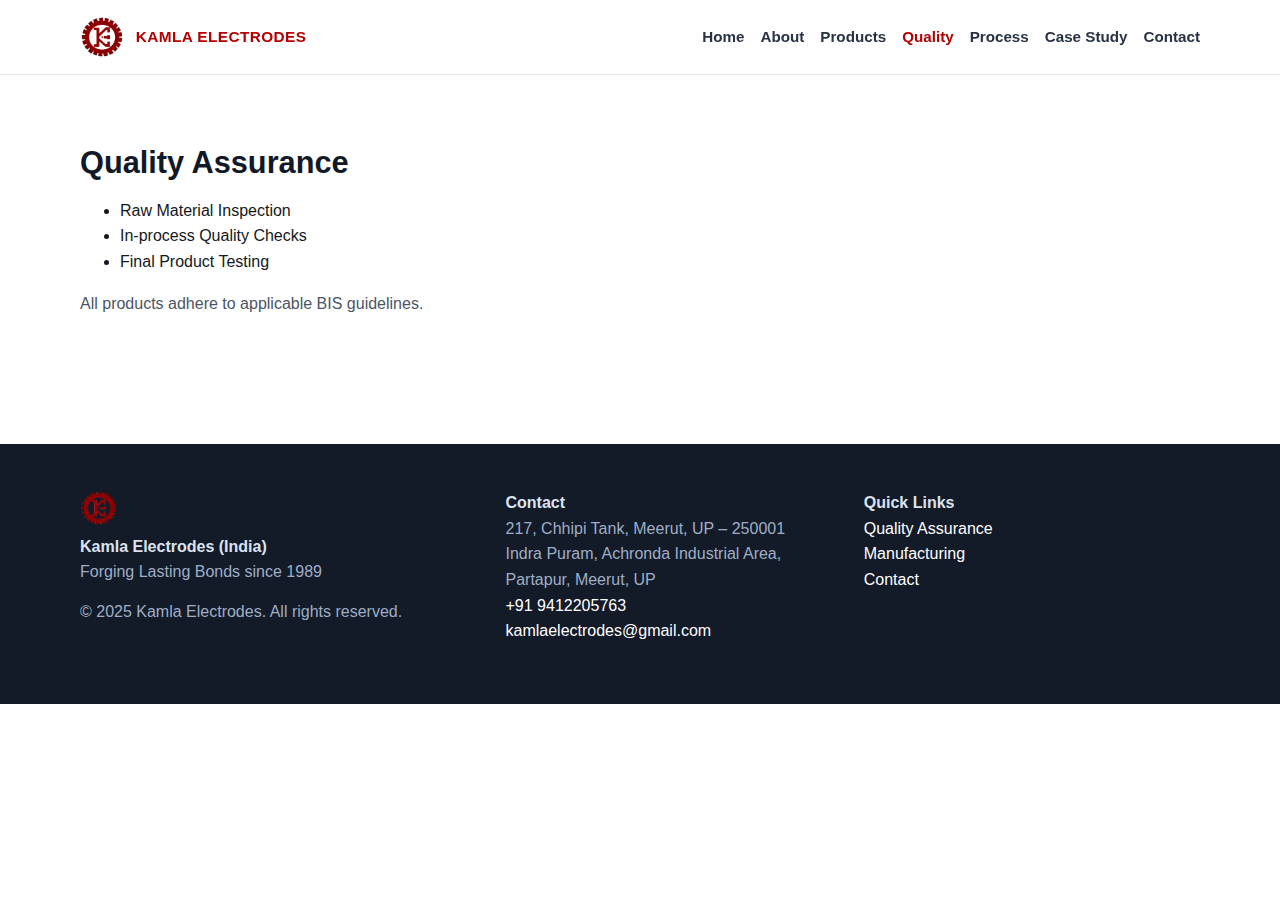
<file: quality.html>
<!doctype html>
<html lang="en">
<head><meta charset="utf-8"><meta name="viewport" content="width=device-width, initial-scale=1">
<title>Quality — Kamla Electrodes</title>
<link rel="stylesheet" href="style.css?v=2"></head>
<body>

<header>
  <div class="container">
    <nav>
      <div class="left">
        <a href="index.html" style="display:flex;align-items:center;gap:12px;text-decoration:none">
          <img src="logo-gear.png" alt="Kamla Electrodes logo" style="height:42px">
          <span class="brand">KAMLA ELECTRODES</span>
        </a>
      </div>
      <button class="nav-toggle">Menu</button>
      <ul>
        <li><a href="index.html">Home</a></li>
        <li><a href="about.html">About</a></li>
        <li><a href="products.html">Products</a></li>
        <li><a href="quality.html">Quality</a></li>
        <li><a href="process.html">Process</a></li>
        <li><a href="case-study.html">Case Study</a></li>
        <li><a href="contact.html">Contact</a></li>
      </ul>
    </nav>
  </div>
</header>

<section class="section">
  <div class="container">
    
<h2>Quality Assurance</h2>
<ul>
  <li>Raw Material Inspection</li>
  <li>In-process Quality Checks</li>
  <li>Final Product Testing</li>
</ul>
<p class="muted">All products adhere to applicable BIS guidelines.</p>

  </div>
</section>

<footer>
  <div class="container cols">
    <div>
      <img src="logo-gear.png" alt="" style="height:36px">
      <p><strong>Kamla Electrodes (India)</strong><br><span class="muted">Forging Lasting Bonds since 1989</span></p>
      <p class="muted">© 2025 Kamla Electrodes. All rights reserved.</p>
    </div>
    <div>
      <strong>Contact</strong>
      <p class="muted">
  217, Chhipi Tank, Meerut, UP – 250001<br>
  Indra Puram, Achronda Industrial Area, Partapur, Meerut, UP<br>
  <a href="tel:+919412205763">+91 9412205763</a><br>
  <a href="mailto:kamlaelectrodes@gmail.com">kamlaelectrodes@gmail.com</a>
</p>
    </div>
    <div>
      <strong>Quick Links</strong>
      <p><a href="quality.html">Quality Assurance</a><br>
      <a href="process.html">Manufacturing</a><br>
      <a href="contact.html">Contact</a></p>
    </div>
  </div>
</footer>
<script src="app.js?v=2"></script>

</body></html>
</file>
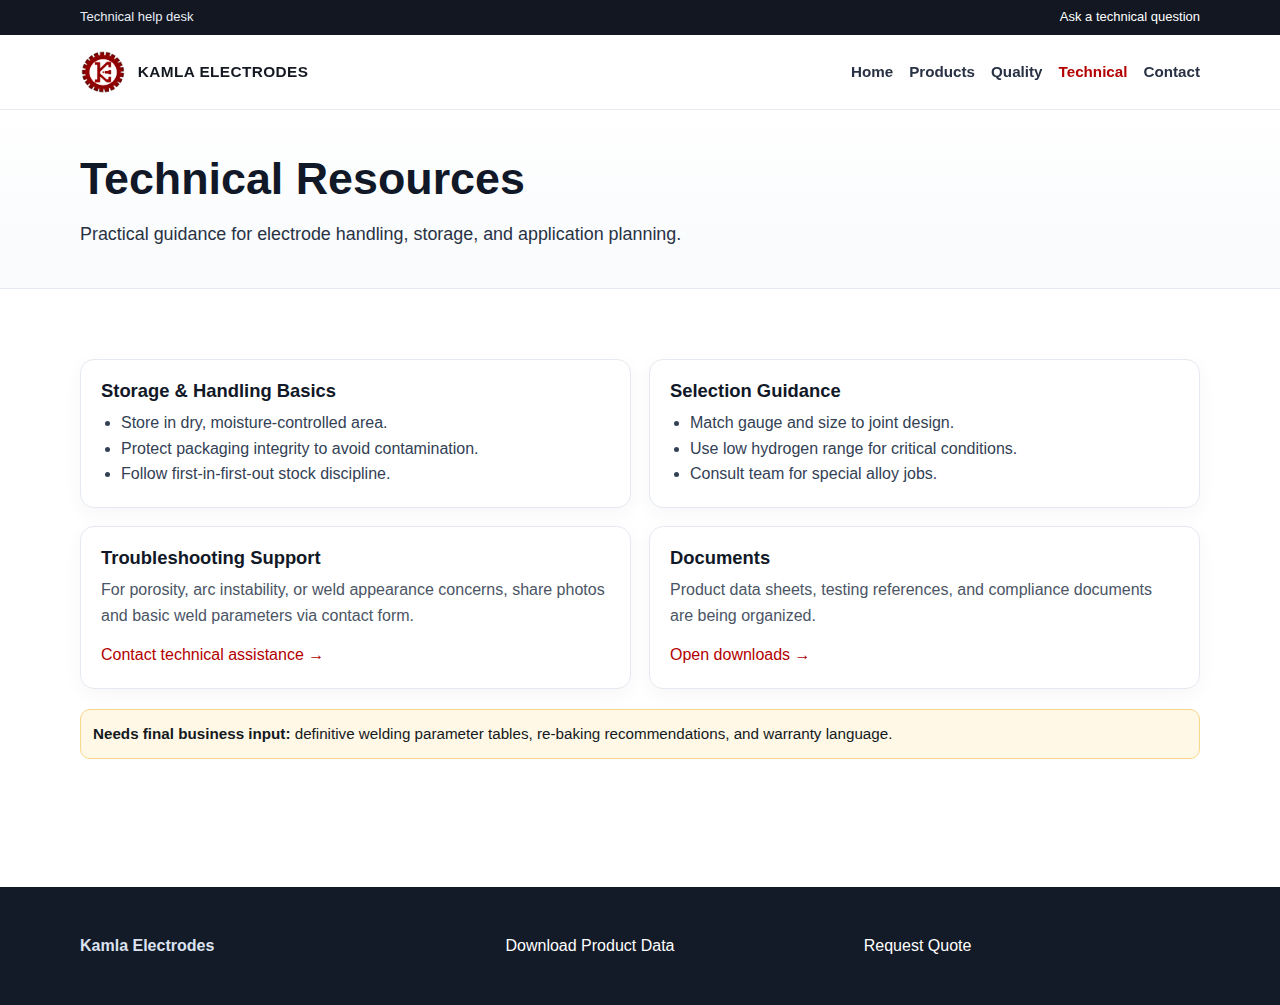
<file: technical-resources.html>
<!doctype html><html lang="en"><head><meta charset="utf-8"><meta name="viewport" content="width=device-width, initial-scale=1"><title>Technical Resources | Kamla Electrodes</title><meta name="description" content="Technical resources for electrode selection, handling, storage, and welding guidance."><link rel="canonical" href="https://kamlaelectrodes.com/technical-resources.html"><meta property="og:title" content="Technical Resources | Kamla Electrodes"><meta property="og:description" content="Application notes and technical support pathways."><meta property="og:url" content="https://kamlaelectrodes.com/technical-resources.html"><link rel="stylesheet" href="style.css?v=3"></head><body><div class="topbar"><div class="container"><div>Technical help desk</div><div><a href="contact.html">Ask a technical question</a></div></div></div><header><div class="container"><nav><a href="index.html" class="brand-link"><img src="logo-gear.png" alt=""><span class="brand">KAMLA ELECTRODES</span></a><button class="nav-toggle" aria-expanded="false">Menu</button><ul><li><a href="index.html">Home</a></li><li><a href="products.html">Products</a></li><li><a href="quality-standards.html">Quality</a></li><li><a href="technical-resources.html">Technical</a></li><li><a href="contact.html">Contact</a></li></ul></nav></div></header><section class="page-header"><div class="container"><h1>Technical Resources</h1><p class="lead">Practical guidance for electrode handling, storage, and application planning.</p></div></section><section class="section"><div class="container grid cols-2"><article class="card"><h3>Storage & Handling Basics</h3><ul class="list-clean"><li>Store in dry, moisture-controlled area.</li><li>Protect packaging integrity to avoid contamination.</li><li>Follow first-in-first-out stock discipline.</li></ul></article><article class="card"><h3>Selection Guidance</h3><ul class="list-clean"><li>Match gauge and size to joint design.</li><li>Use low hydrogen range for critical conditions.</li><li>Consult team for special alloy jobs.</li></ul></article><article class="card"><h3>Troubleshooting Support</h3><p class="muted">For porosity, arc instability, or weld appearance concerns, share photos and basic weld parameters via contact form.</p><a href="contact.html">Contact technical assistance →</a></article><article class="card"><h3>Documents</h3><p class="muted">Product data sheets, testing references, and compliance documents are being organized.</p><a href="download-product-data.html">Open downloads →</a></article></div><div class="container" style="margin-top:20px"><p class="notice"><strong>Needs final business input:</strong> definitive welding parameter tables, re-baking recommendations, and warranty language.</p></div></section><footer><div class="container cols"><div><strong>Kamla Electrodes</strong></div><div><a href="download-product-data.html">Download Product Data</a></div><div><a href="get-a-quote.html">Request Quote</a></div></div></footer><script src="app.js?v=3"></script></body></html>
</file>
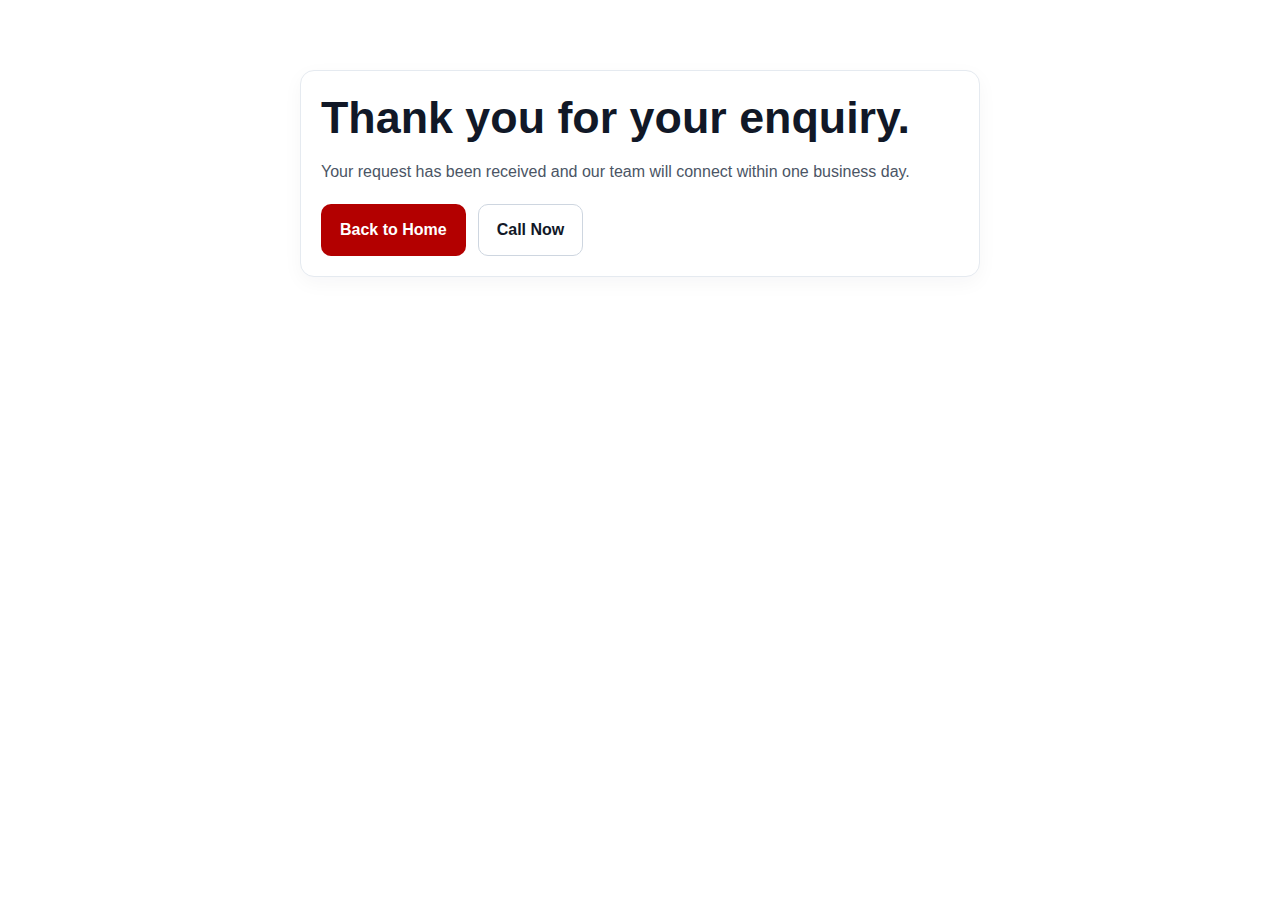
<file: thank-you.html>
<!doctype html><html lang="en"><head><meta charset="utf-8"><meta name="viewport" content="width=device-width, initial-scale=1"><title>Thank You | Kamla Electrodes</title><meta name="description" content="Thank you for contacting Kamla Electrodes."><link rel="stylesheet" href="style.css?v=3"><meta http-equiv="refresh" content="6; url=/"></head><body><section class="section"><div class="container" style="max-width:720px"><div class="card"><h1>Thank you for your enquiry.</h1><p class="muted">Your request has been received and our team will connect within one business day.</p><div class="cta-row"><a class="button button-primary" href="index.html">Back to Home</a><a class="button button-secondary" href="tel:+919412205763">Call Now</a></div></div></div></section><script>setTimeout(function(){window.location.href='index.html';},6000);</script></body></html>
</file>
<file: style.css>
:root {
  --brand: #b30000;
  --brand-dark: #7a0000;
  --brand-soft: #fff2f2;
  --ink: #141820;
  --ink-soft: #4b5565;
  --surface: #ffffff;
  --surface-alt: #f6f8fb;
  --line: #e5eaf0;
  --shadow: 0 10px 35px rgba(20, 24, 32, 0.08);
  --radius: 14px;
  --container: 1160px;
}

* { box-sizing: border-box; }

html { scroll-behavior: smooth; }

body {
  margin: 0;
  font-family: Inter, "Segoe UI", Roboto, Arial, sans-serif;
  color: var(--ink);
  background: #fff;
  line-height: 1.6;
}

a { color: var(--brand); text-decoration: none; }
a:hover { text-decoration: underline; }

img { max-width: 100%; }

.container { max-width: var(--container); margin: 0 auto; padding: 0 20px; }

.topbar {
  background: #121722;
  color: #e8edf4;
  font-size: 13px;
}

.topbar .container {
  display: flex;
  justify-content: space-between;
  gap: 16px;
  align-items: center;
  padding-top: 7px;
  padding-bottom: 7px;
}

.topbar a { color: #fff; }

header {
  position: sticky;
  top: 0;
  z-index: 99;
  background: rgba(255, 255, 255, 0.95);
  border-bottom: 1px solid var(--line);
  backdrop-filter: blur(8px);
}

nav {
  min-height: 74px;
  display: flex;
  align-items: center;
  justify-content: space-between;
  gap: 24px;
}

.brand-link {
  display: flex;
  align-items: center;
  gap: 12px;
  text-decoration: none;
  color: var(--ink);
}

.brand-link img { height: 44px; }
.brand { font-weight: 800; letter-spacing: 0.4px; font-size: 0.96rem; }

nav ul {
  list-style: none;
  display: flex;
  align-items: center;
  gap: 16px;
  padding: 0;
  margin: 0;
}

nav ul a {
  color: #283244;
  font-weight: 600;
  font-size: 0.95rem;
}

nav ul a.active,
nav ul a:hover {
  color: var(--brand);
  text-decoration: none;
}

.nav-actions { display: flex; gap: 10px; align-items: center; }

.nav-toggle {
  display: none;
  border: 1px solid var(--line);
  padding: 9px 12px;
  border-radius: 10px;
  background: var(--surface);
  font-weight: 700;
}

.hero {
  background:
    radial-gradient(circle at 15% 15%, rgba(179, 0, 0, 0.09), transparent 40%),
    linear-gradient(180deg, #fff, #f9fbff),
    url('hero-texture.svg');
  padding: 86px 0 64px;
}

.hero-grid {
  display: grid;
  grid-template-columns: 1.35fr 0.95fr;
  gap: 28px;
  align-items: center;
}

.badge {
  display: inline-flex;
  align-items: center;
  gap: 8px;
  padding: 7px 12px;
  border-radius: 999px;
  background: var(--brand-soft);
  color: var(--brand-dark);
  font-weight: 700;
  font-size: 0.78rem;
  letter-spacing: 0.2px;
  text-transform: uppercase;
}

h1, h2, h3 { line-height: 1.2; margin: 0 0 14px; color: #111827; }
h1 { font-size: clamp(2rem, 3.5vw, 3.3rem); }
h2 { font-size: clamp(1.5rem, 2.4vw, 2.2rem); }
h3 { font-size: 1.15rem; }

p { margin: 0 0 14px; }
.lead { font-size: 1.12rem; color: #283244; max-width: 760px; }
.muted { color: var(--ink-soft); }

.hero-panel {
  border-radius: var(--radius);
  background: linear-gradient(150deg, #131a28, #29354a);
  color: #dce6f8;
  padding: 24px;
  box-shadow: var(--shadow);
}

.hero-panel h3,
.hero-panel p { color: inherit; }

.section { padding: 70px 0; }
.section.alt { background: var(--surface-alt); }
.section-tight { padding-top: 40px; padding-bottom: 40px; }

.grid { display: grid; gap: 18px; }
.grid.cols-2 { grid-template-columns: repeat(2, minmax(0, 1fr)); }
.grid.cols-3 { grid-template-columns: repeat(3, minmax(0, 1fr)); }
.grid.cols-4 { grid-template-columns: repeat(4, minmax(0, 1fr)); }

.card {
  background: var(--surface);
  border: 1px solid var(--line);
  border-radius: var(--radius);
  padding: 20px;
  box-shadow: 0 6px 20px rgba(17, 24, 39, 0.04);
}

.card h3 { margin-bottom: 8px; }

.kpi {
  border-left: 4px solid var(--brand);
  padding: 14px 16px;
  background: #fff;
  border-radius: 10px;
}

.kpi .num {
  display: block;
  font-size: 1.6rem;
  font-weight: 800;
  color: #111827;
}

.cta-row { display: flex; flex-wrap: wrap; gap: 12px; margin-top: 20px; }

.button,
.cta {
  display: inline-flex;
  justify-content: center;
  align-items: center;
  border-radius: 10px;
  padding: 12px 18px;
  font-weight: 700;
  border: 1px solid transparent;
  transition: 0.2s ease;
  text-decoration: none;
  cursor: pointer;
}

.button-primary,
.cta {
  background: var(--brand);
  color: #fff;
}

.button-primary:hover,
.cta:hover {
  background: var(--brand-dark);
  color: #fff;
  text-decoration: none;
}

.button-secondary {
  background: #fff;
  color: #111827;
  border-color: #ced6e0;
}

.button-secondary:hover {
  text-decoration: none;
  border-color: #8c99ad;
}

.callout {
  border: 1px solid #f0d3d3;
  background: #fff8f8;
  border-radius: var(--radius);
  padding: 20px;
}

.split {
  display: grid;
  grid-template-columns: 1.15fr 0.85fr;
  gap: 22px;
}

.list-clean { margin: 0; padding-left: 20px; color: #334155; }

table {
  width: 100%;
  border-collapse: collapse;
  background: #fff;
  border: 1px solid var(--line);
  border-radius: 8px;
  overflow: hidden;
}

th, td {
  border-bottom: 1px solid var(--line);
  padding: 11px;
  text-align: left;
}

th { background: #f7f9fc; }

.form-grid {
  display: grid;
  grid-template-columns: repeat(2, minmax(0, 1fr));
  gap: 12px;
}

input, textarea, select {
  width: 100%;
  border: 1px solid #cfd8e4;
  border-radius: 10px;
  padding: 11px 12px;
  font: inherit;
}

input:focus, textarea:focus, select:focus {
  border-color: #8ca4d0;
  outline: none;
  box-shadow: 0 0 0 3px rgba(59, 130, 246, 0.12);
}

.page-header {
  padding-top: 42px;
  padding-bottom: 26px;
  background: linear-gradient(180deg, #fff, #f8fafc);
  border-bottom: 1px solid var(--line);
}

footer {
  margin-top: 44px;
  background: #131a28;
  color: #dbe2f0;
  padding: 46px 0;
}

footer .cols {
  display: grid;
  grid-template-columns: 1.2fr 1fr 1fr;
  gap: 22px;
}

footer a { color: #fff; }
footer .muted { color: #9faec6; }

.notice {
  padding: 12px;
  border-radius: 10px;
  background: #fff8e6;
  border: 1px solid #f7d788;
  font-size: 0.95rem;
}

@media (max-width: 1024px) {
  .hero-grid,
  .split,
  .grid.cols-4,
  footer .cols { grid-template-columns: 1fr; }

  nav {
    flex-wrap: wrap;
    gap: 12px;
    padding: 12px 0;
  }

  nav ul { display: none; width: 100%; flex-direction: column; align-items: flex-start; padding: 10px 0 2px; }
  nav ul.is-open { display: flex; }
  .nav-toggle { display: inline-flex; }

  .hero { padding-top: 58px; }
}

@media (max-width: 720px) {
  .container { padding: 0 15px; }
  .section { padding: 56px 0; }
  .form-grid,
  .grid.cols-2,
  .grid.cols-3 { grid-template-columns: 1fr; }
  .topbar .container { flex-direction: column; align-items: flex-start; }
}
</file>
